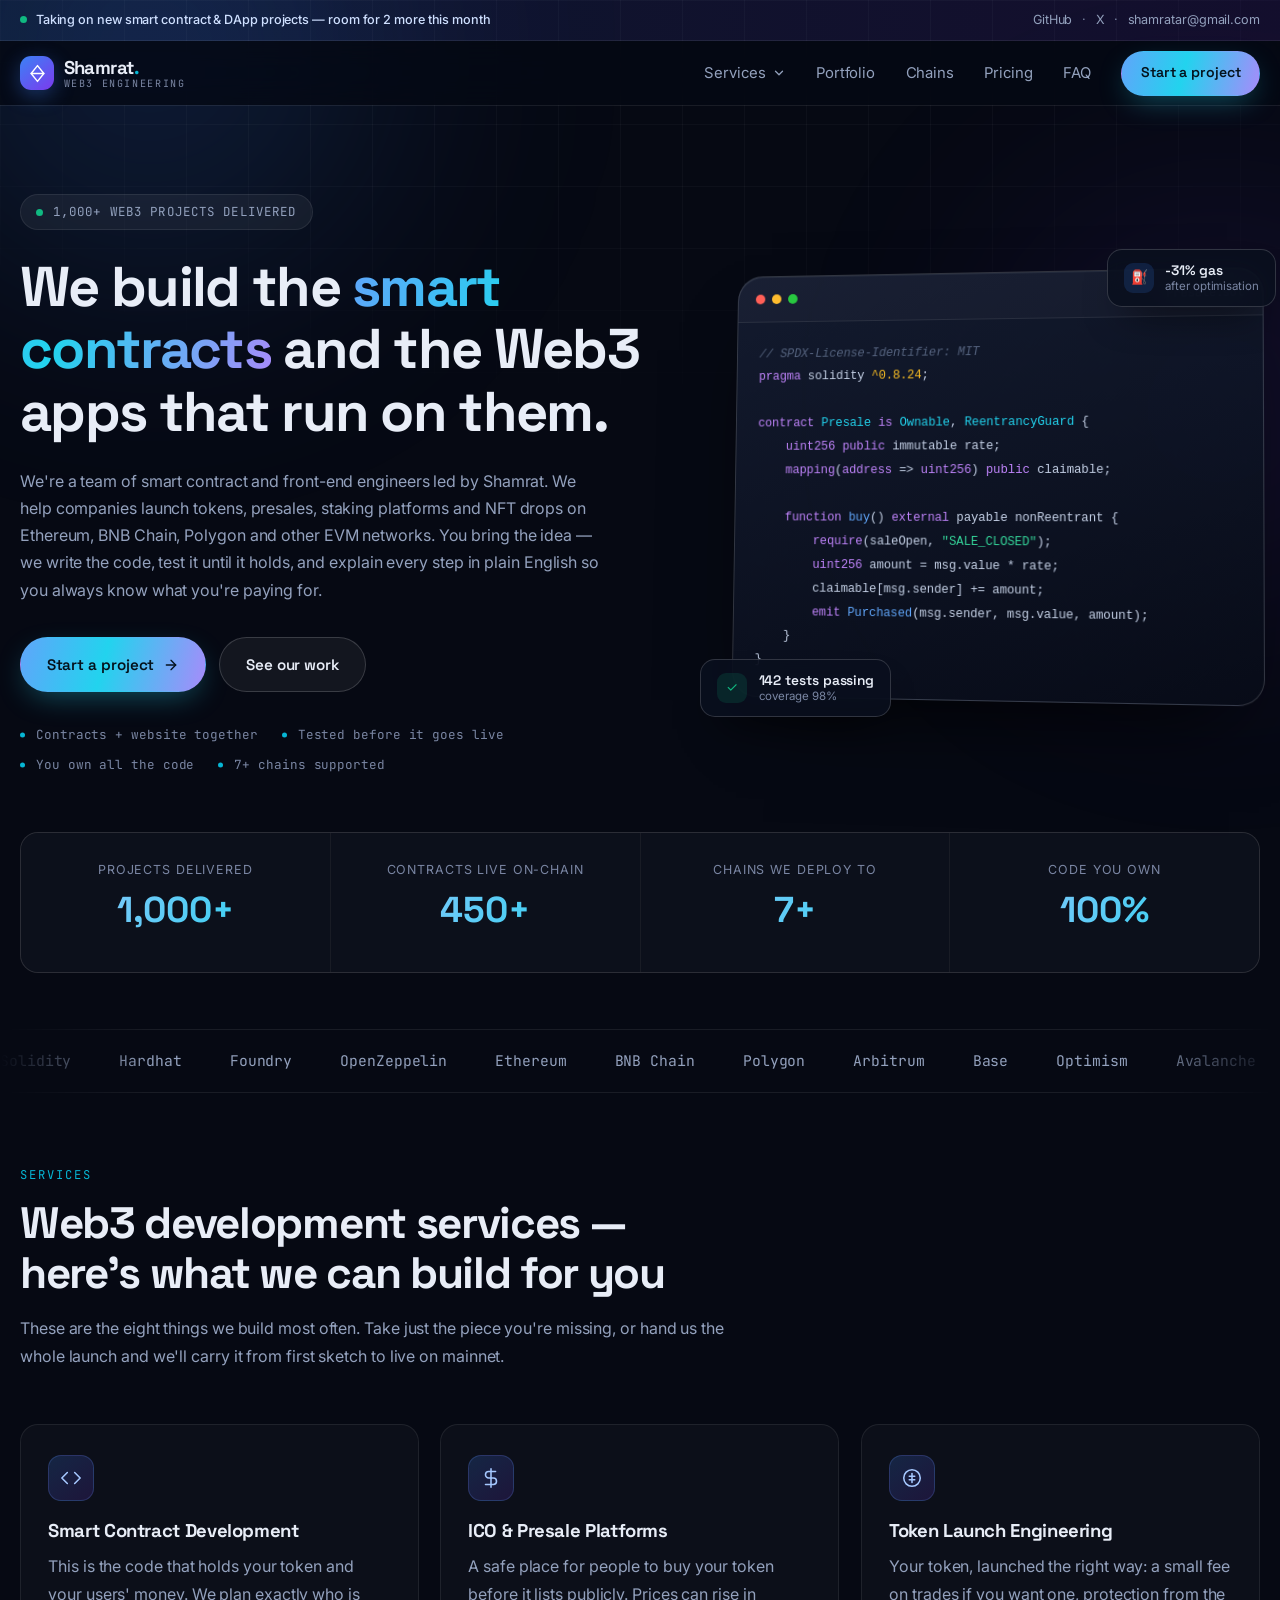
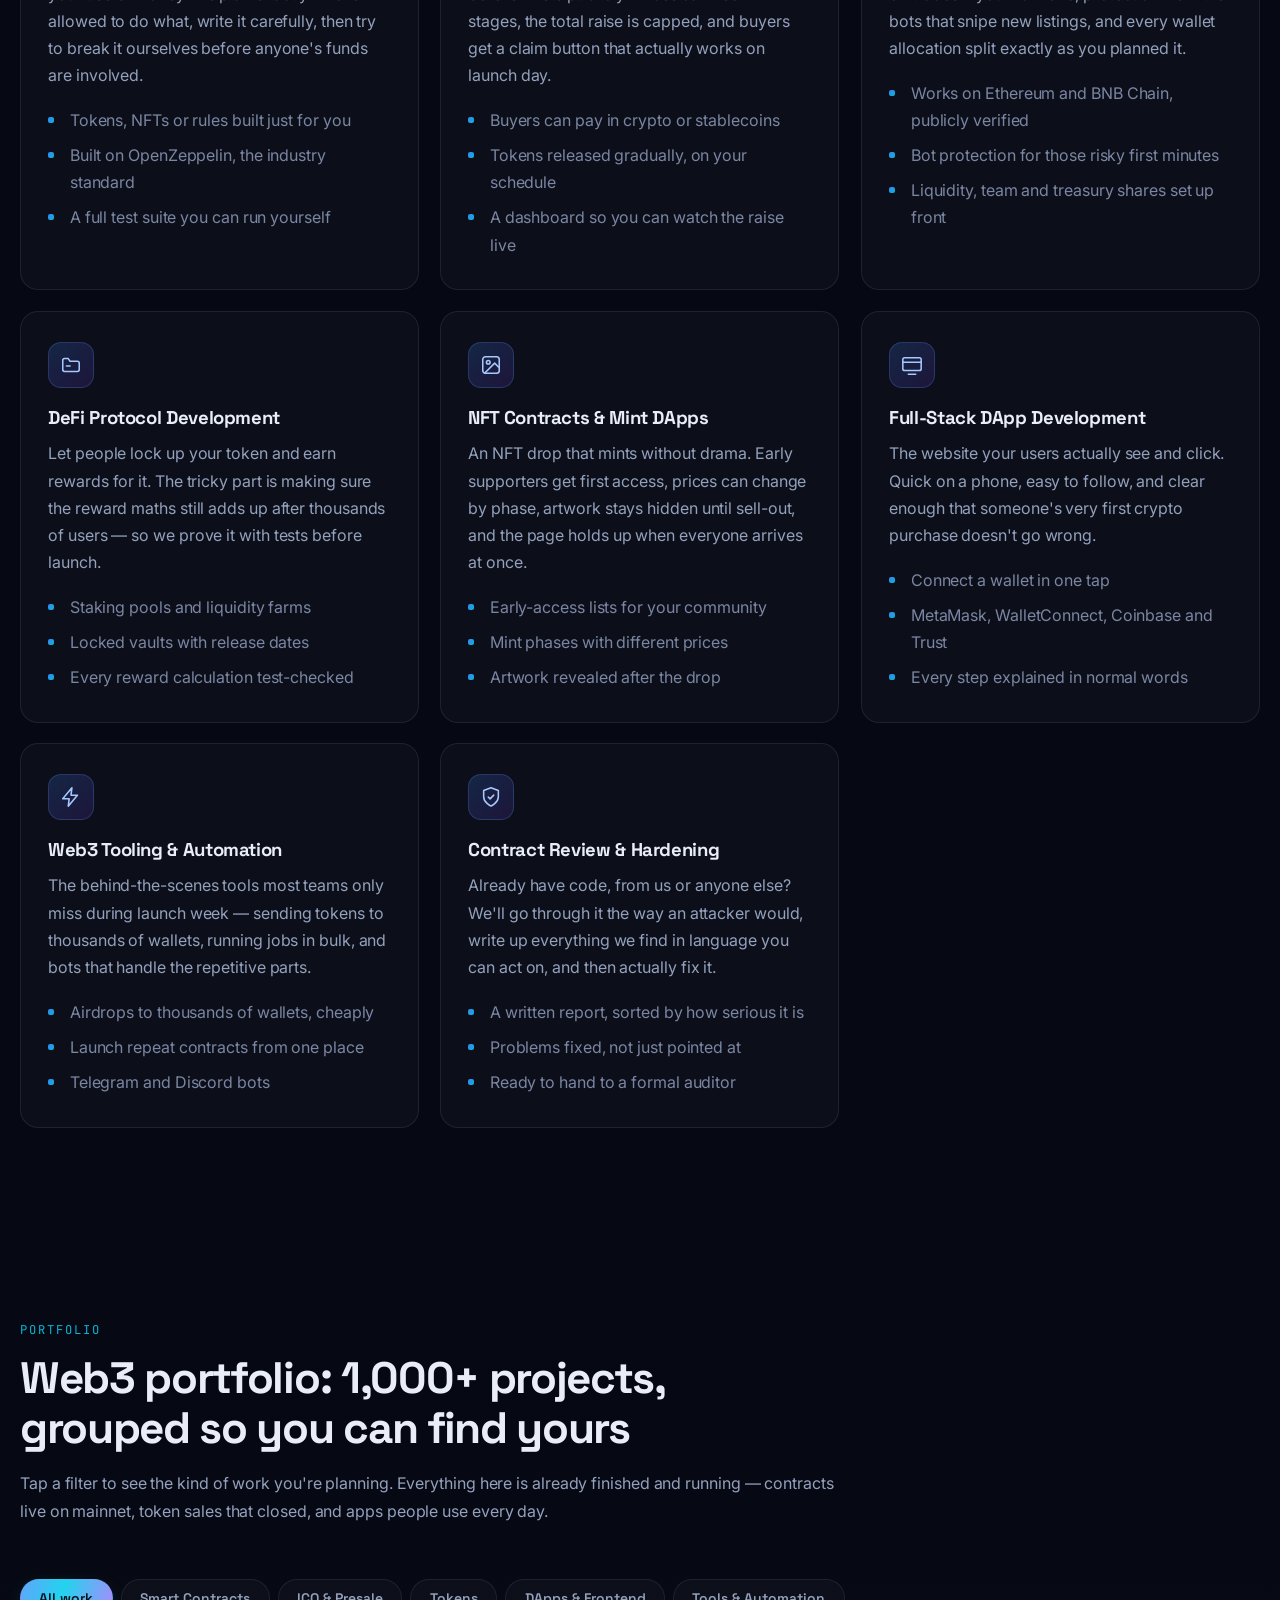
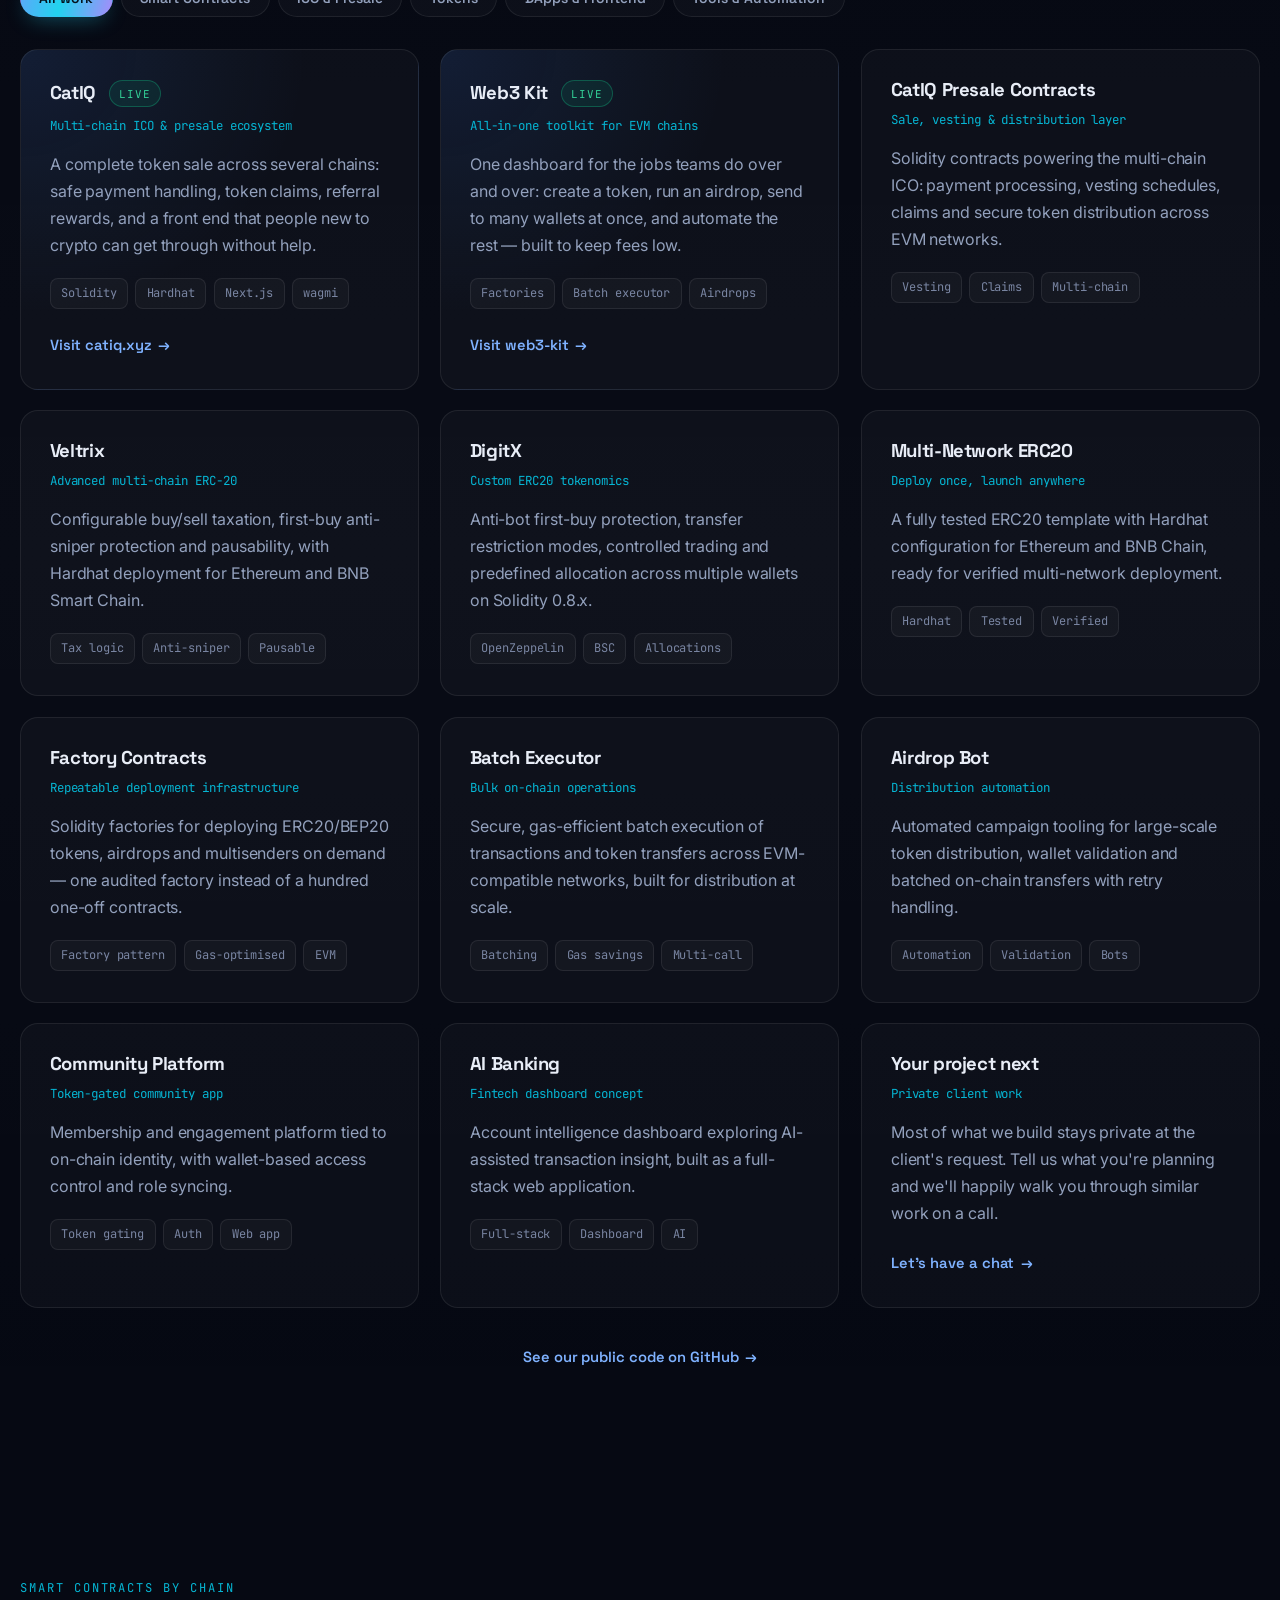
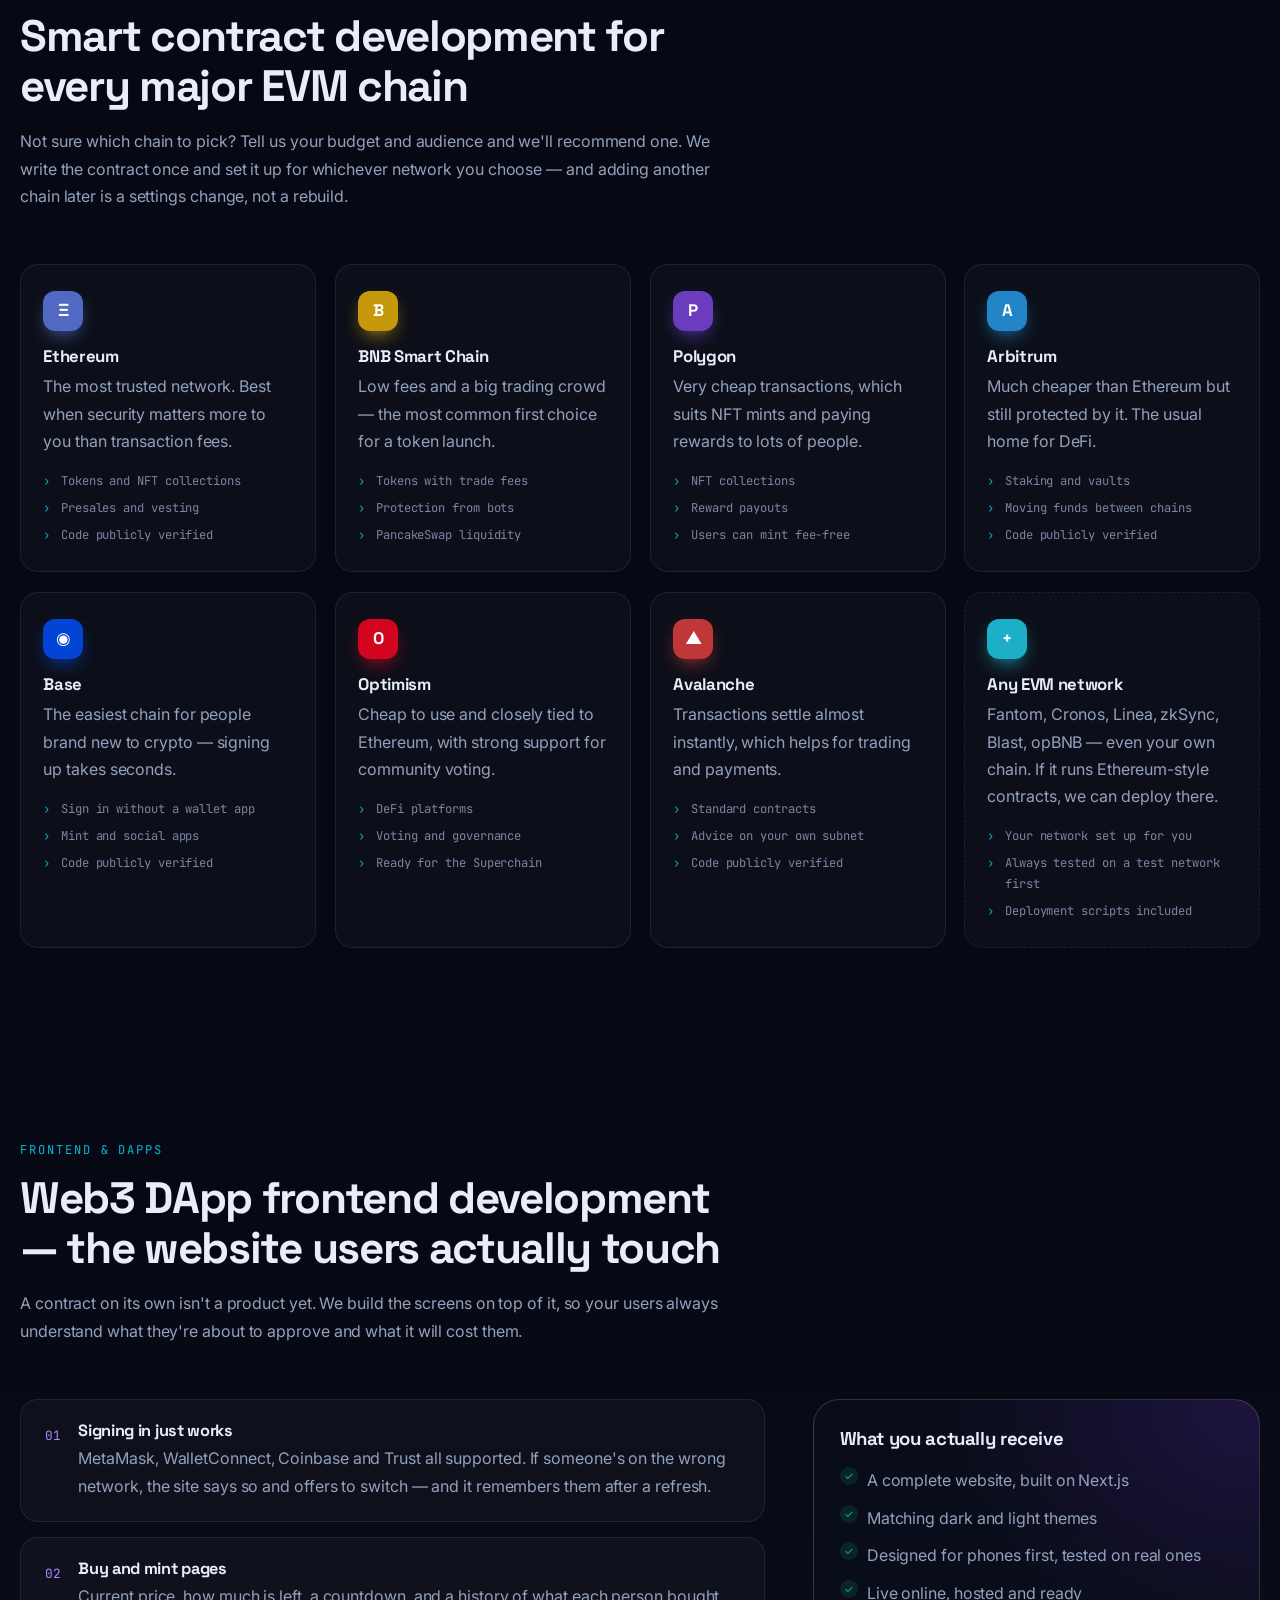
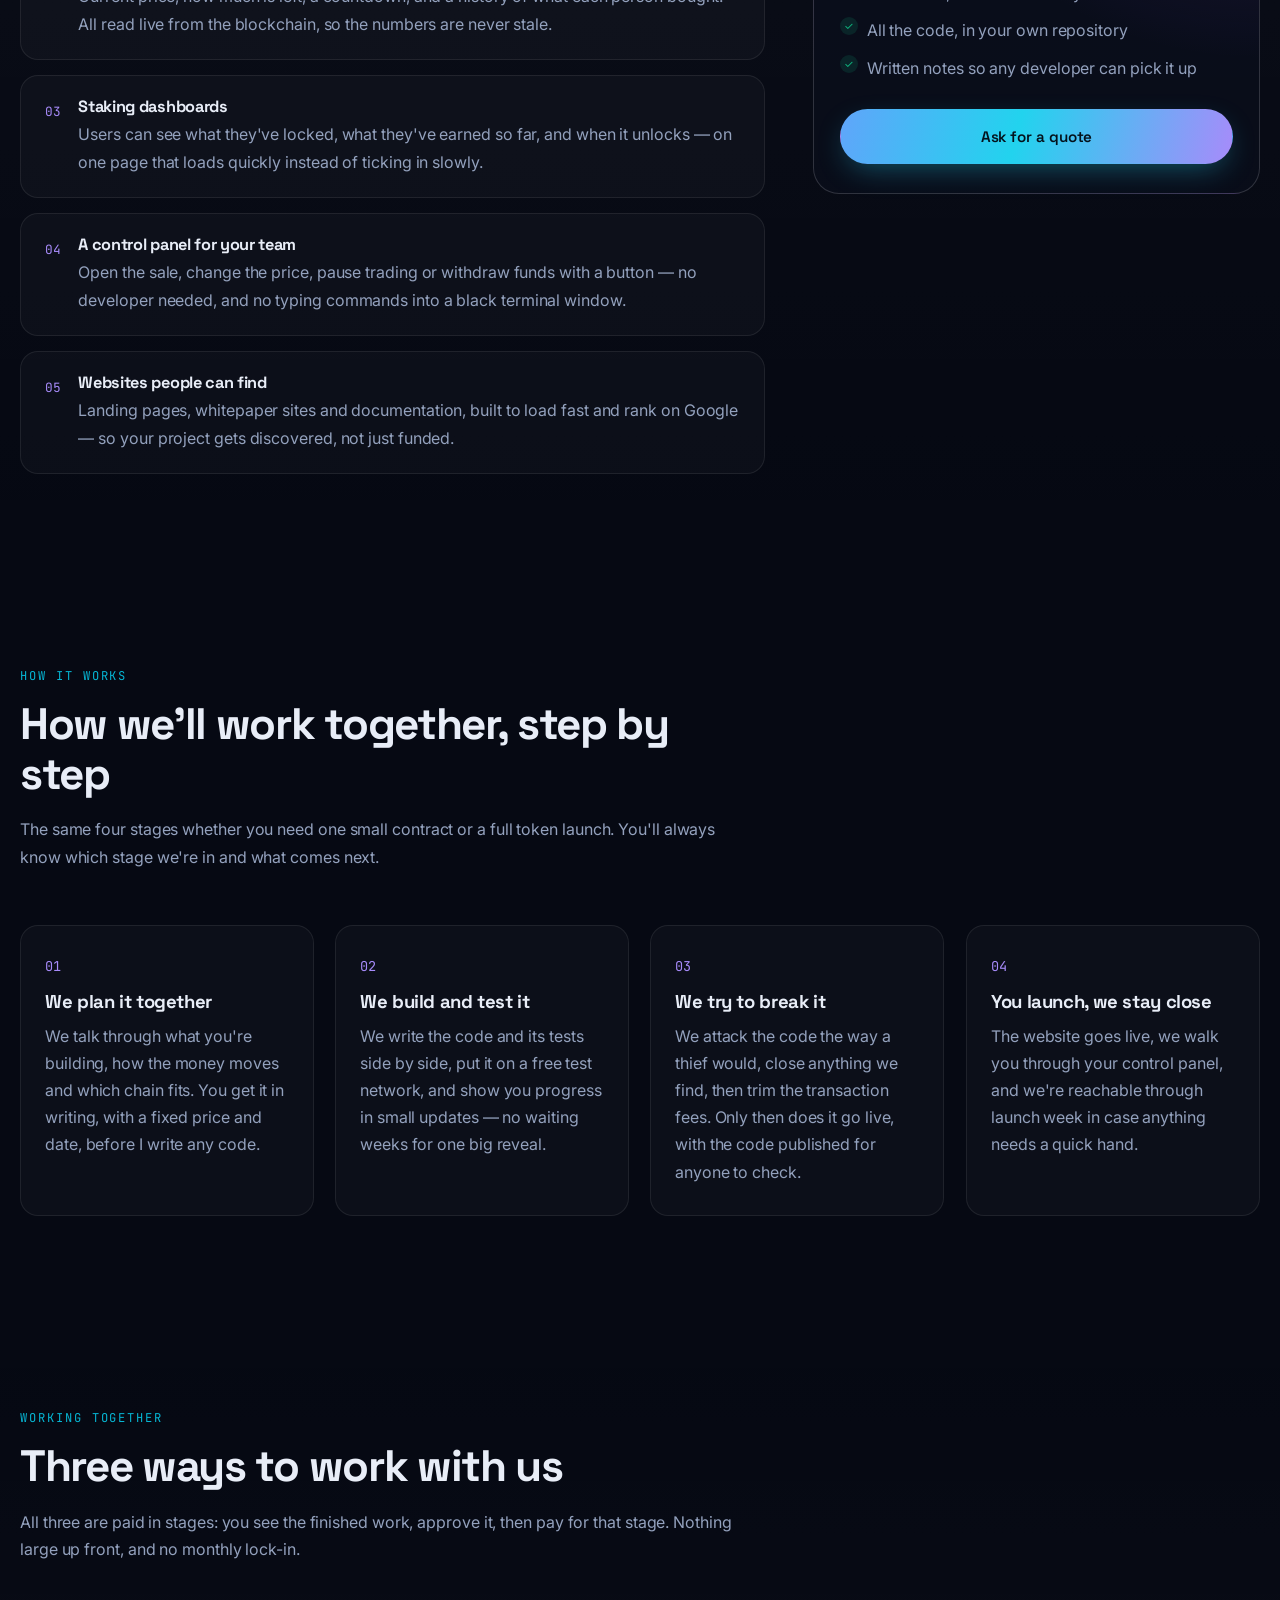
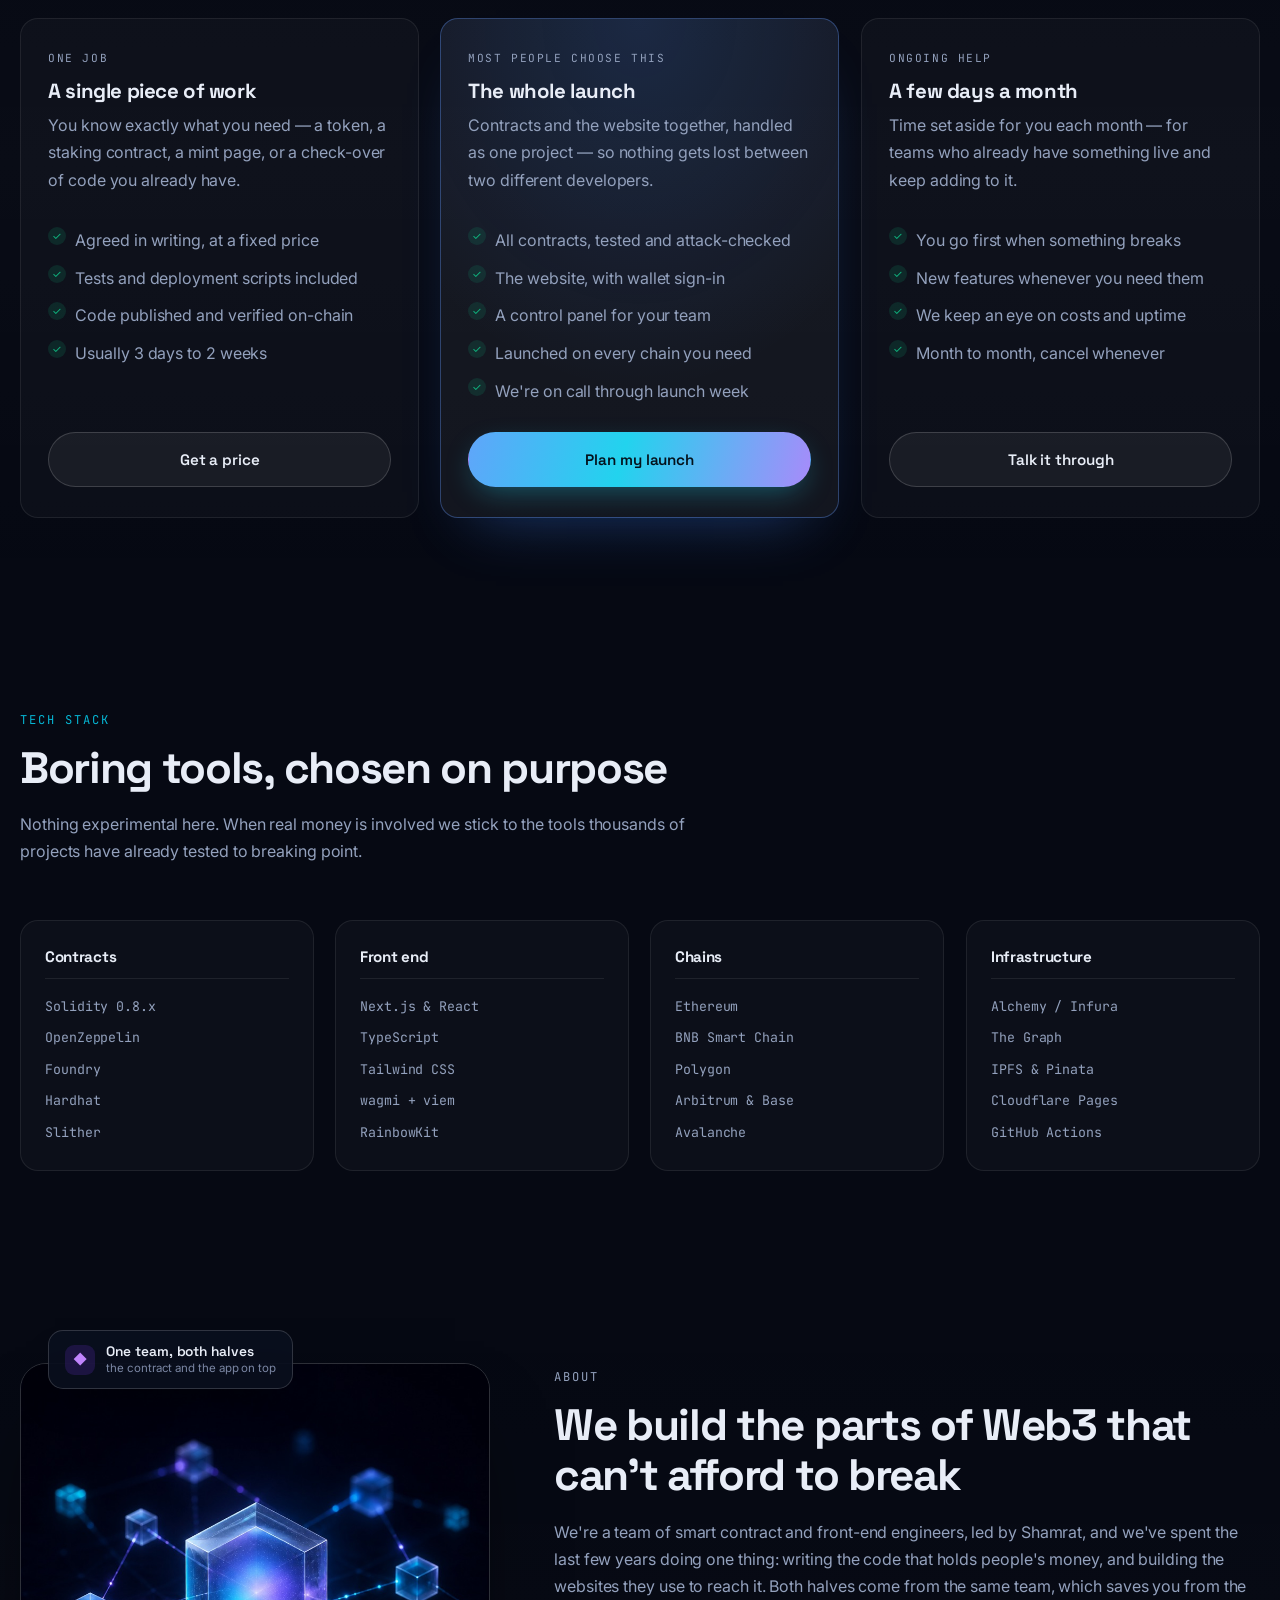
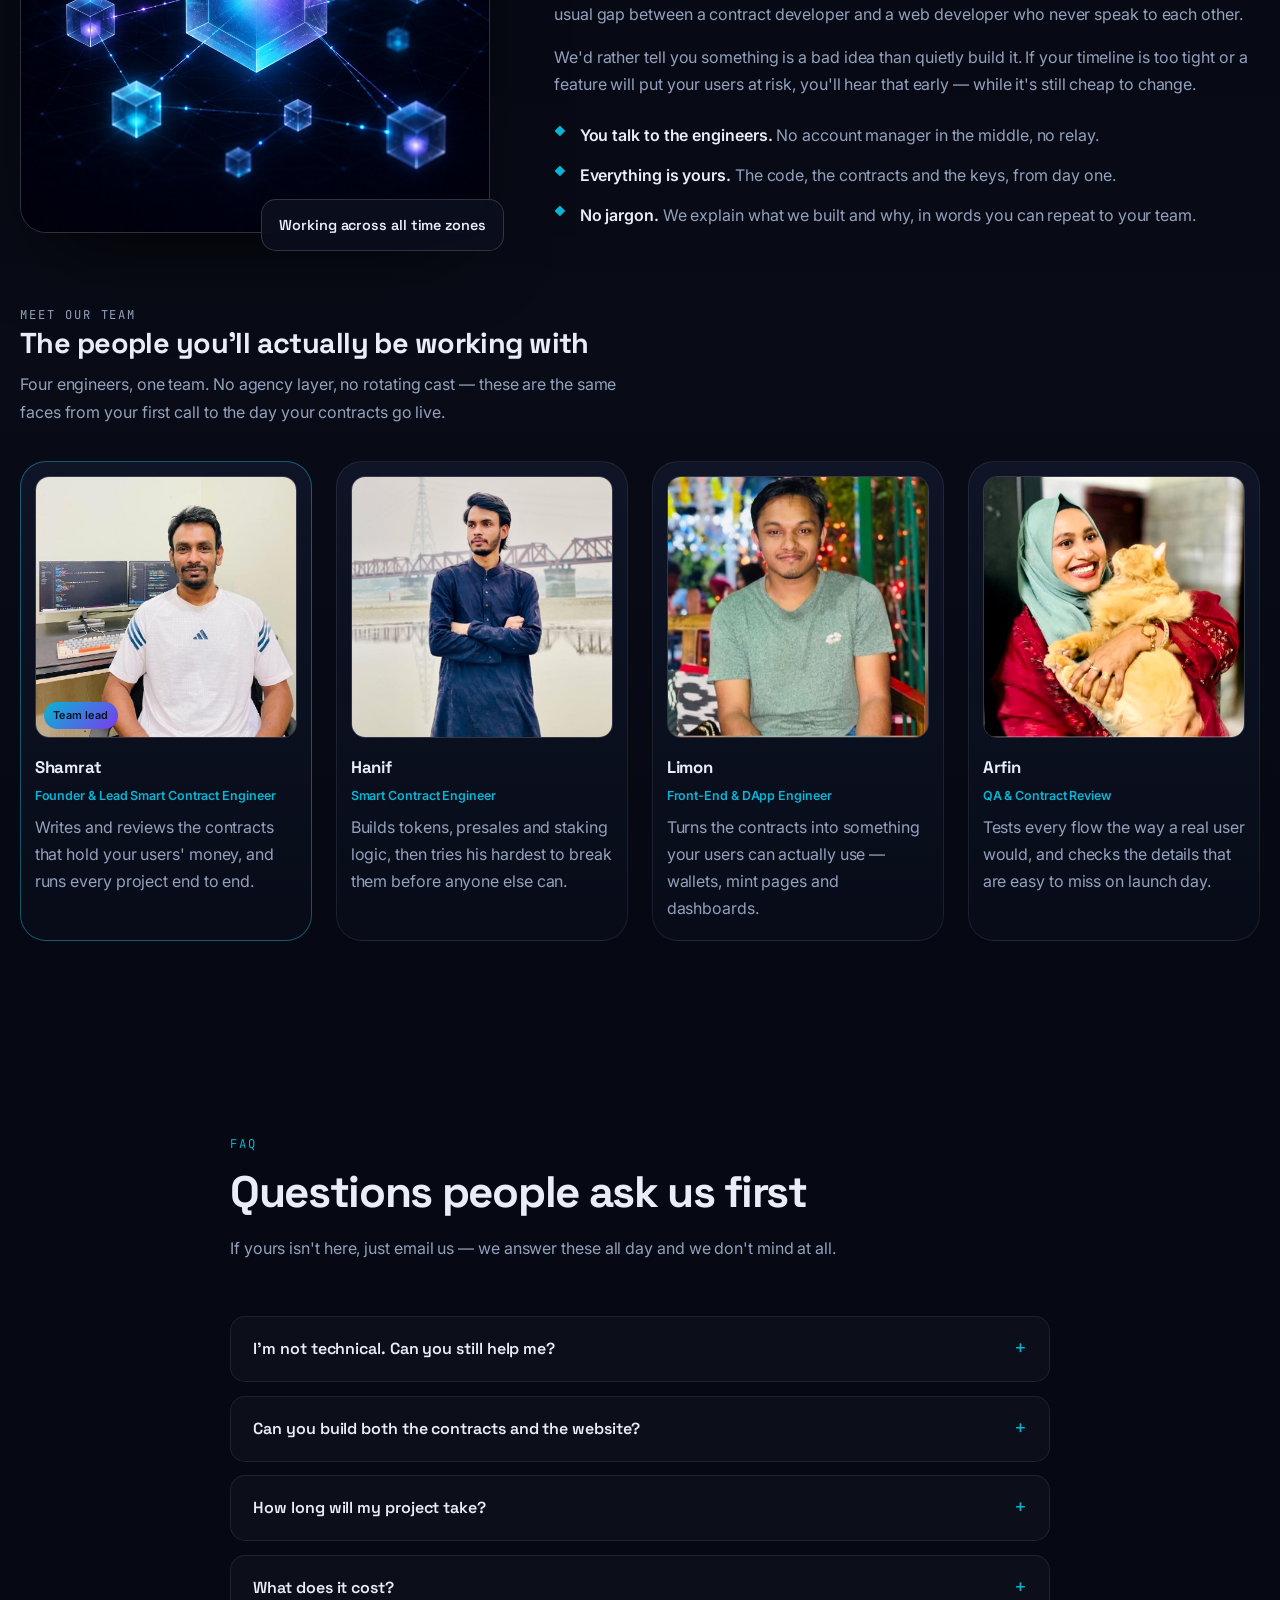
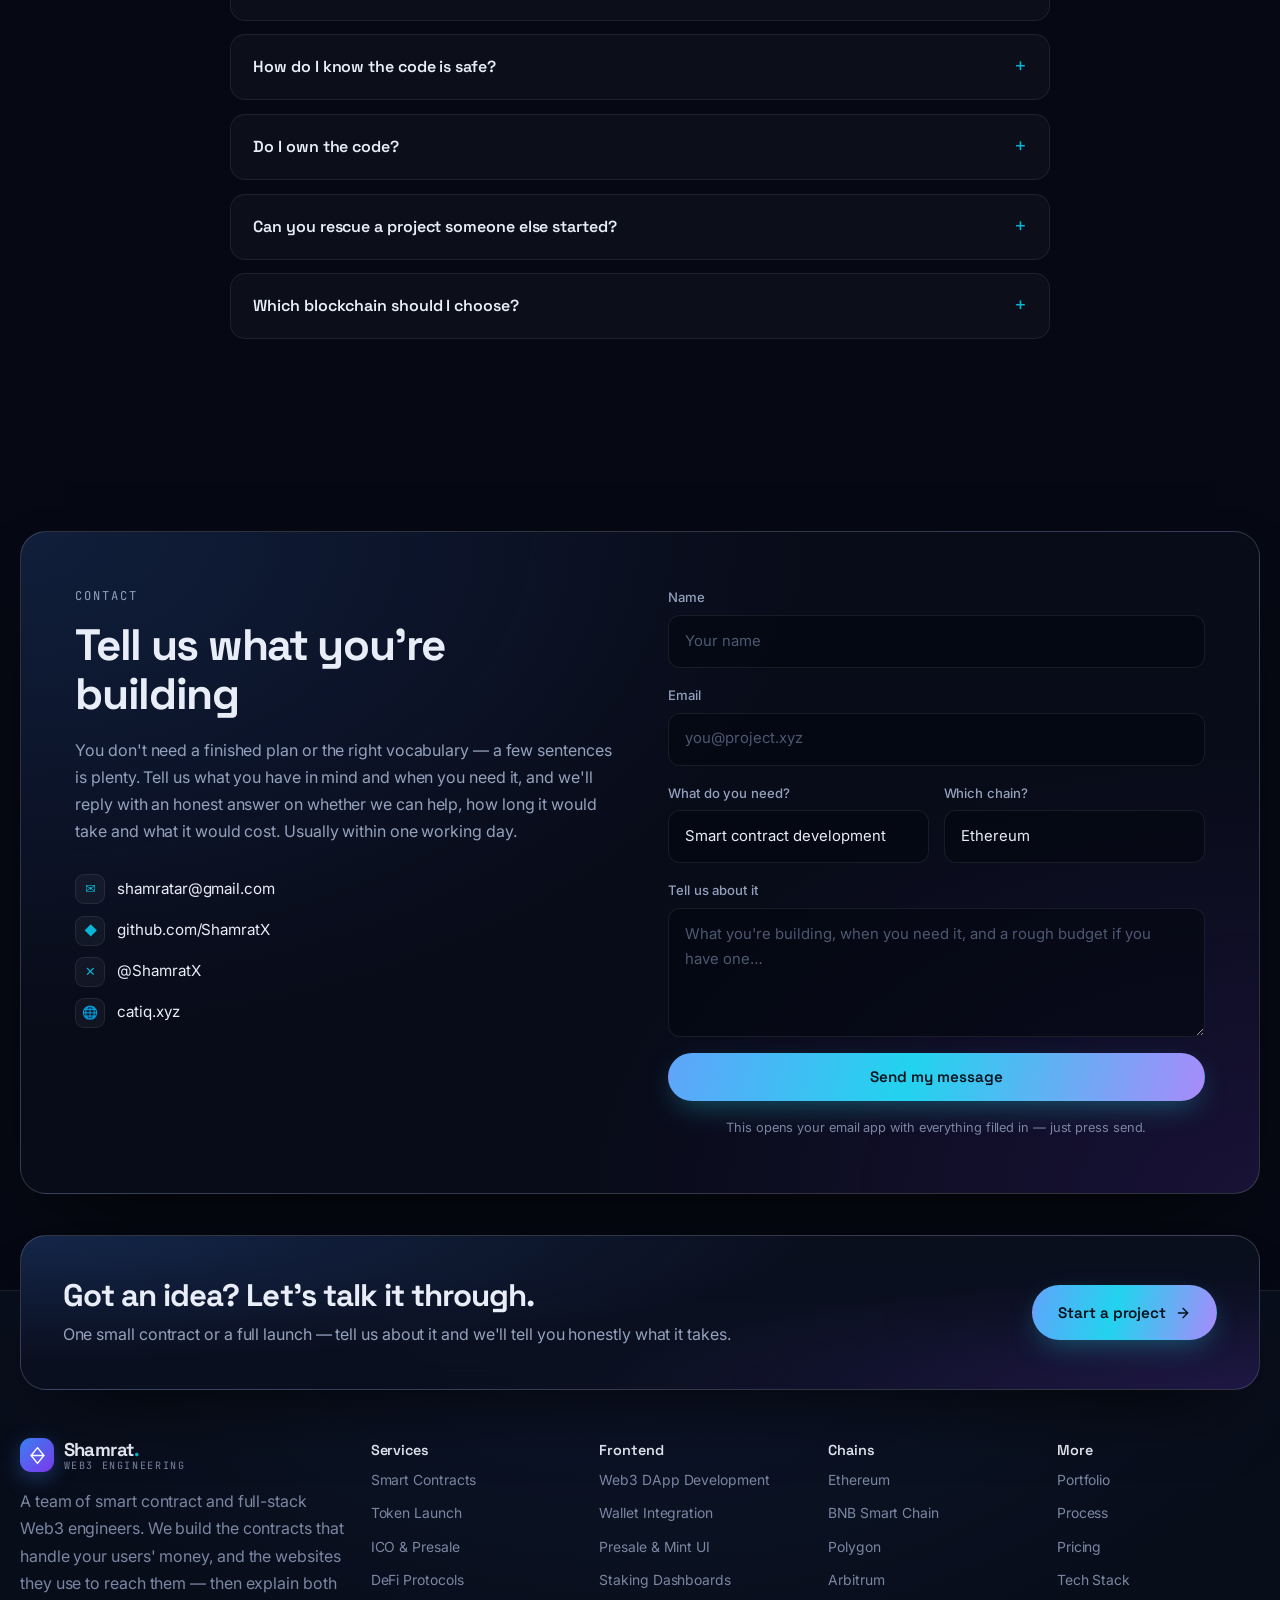
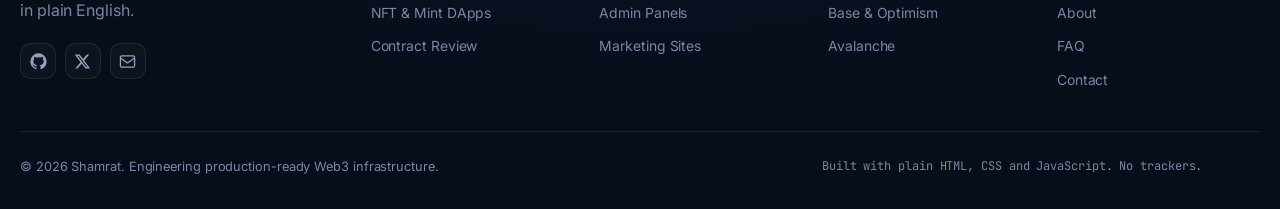
<file: index.html>
<!DOCTYPE html>
<html lang="en">
<head>
<meta charset="utf-8" />
<meta name="viewport" content="width=device-width, initial-scale=1" />
<title>Smart Contract &amp; Web3 DApp Development Services | Shamrat</title>
<meta name="description" content="We build smart contracts, token presales and full Web3 apps for Ethereum, BNB Chain, Polygon, Arbitrum and Base — tested before launch, and explained in plain English." />
<meta name="author" content="Shamrat" />
<meta name="keywords" content="smart contract developer, solidity developer, web3 developer, ICO presale development, ERC20 token development, DApp development, DeFi development, NFT smart contract, hardhat, foundry, EVM, blockchain developer" />
<meta name="robots" content="index, follow, max-image-preview:large" />
<meta name="theme-color" content="#060913" />
<link rel="canonical" href="https://shamratx.github.io/web3-services-website/" />

<meta property="og:type" content="website" />
<meta property="og:site_name" content="Shamrat — Web3 Engineering" />
<meta property="og:title" content="Smart Contract Developer &amp; Web3 Development Services" />
<meta property="og:description" content="1,000+ Web3 projects delivered. Smart contracts, ICO platforms, token launches, DeFi protocols and full-stack DApps across every major EVM chain." />
<meta property="og:url" content="https://shamratx.github.io/web3-services-website/" />
<meta property="og:image" content="https://shamratx.github.io/web3-services-website/og-image.png" />
<meta property="og:image:secure_url" content="https://shamratx.github.io/web3-services-website/og-image.png" />
<meta property="og:image:type" content="image/png" />
<meta property="og:image:width" content="1200" />
<meta property="og:image:height" content="630" />
<meta property="og:image:alt" content="Shamrat — smart contract engineer and full-stack Web3 developer" />
<meta property="og:locale" content="en_US" />

<meta name="twitter:card" content="summary_large_image" />
<meta name="twitter:site" content="@ShamratX" />
<meta name="twitter:creator" content="@ShamratX" />
<meta name="twitter:title" content="Smart Contract Developer &amp; Web3 Development Services" />
<meta name="twitter:description" content="1,000+ Web3 projects delivered. Smart contracts, ICO platforms, token launches, DeFi protocols and full-stack DApps across every major EVM chain." />
<meta name="twitter:image" content="https://shamratx.github.io/web3-services-website/og-image.png" />
<meta name="twitter:image:alt" content="Shamrat — smart contract engineer and full-stack Web3 developer" />

<link rel="icon" href="favicon.svg" type="image/svg+xml" />
<link rel="apple-touch-icon" href="apple-touch-icon.png" />
<link rel="manifest" href="manifest.webmanifest" />

<link rel="preconnect" href="https://fonts.googleapis.com" />
<link rel="preconnect" href="https://fonts.gstatic.com" crossorigin />
<link href="https://fonts.googleapis.com/css2?family=Space+Grotesk:wght@600;700&family=Inter:wght@400;500;600&family=JetBrains+Mono:wght@400&display=swap" rel="stylesheet" />
<link rel="stylesheet" href="styles.css" />
<script>
  document.documentElement.classList.add("js");
  /* A reload always starts at the top of the page, wherever the reader was.
     Two separate things would otherwise put them back mid-page, and both have
     to be handled here, before the browser acts on them.

     1. Restoring the previous scroll position.
     2. Jumping to the #section in the address bar, which is left there by the
        menu links, so refreshing on a category would land back on it.

     Dropping the hash on a reload only affects reloads: following a shared
     link such as /#contact is a fresh navigation and still lands on that
     section. */
  if ("scrollRestoration" in history) history.scrollRestoration = "manual";

  var isReload = false;
  try {
    var entry = performance.getEntriesByType("navigation")[0];
    if (entry) isReload = entry.type === "reload";
    else if (performance.navigation) isReload = performance.navigation.type === 1;
  } catch (e) {
    /* Navigation Timing unavailable; treat it as a normal navigation. */
  }
  if (isReload && location.hash) {
    history.replaceState(null, "", location.pathname + location.search);
  }
</script>

<script type="application/ld+json">
{
  "@context": "https://schema.org",
  "@graph": [
    {
      "@type": "Person",
      "@id": "https://shamratx.github.io/web3-services-website/#person",
      "name": "Shamrat",
      "alternateName": "ShamratX",
      "jobTitle": "Founder & Lead Smart Contract Engineer",
      "description": "Founder and lead smart contract engineer of a Web3 engineering team building secure, scalable and production-ready smart contracts and DApps.",
      "image": "https://shamratx.github.io/web3-services-website/shamrat.jpg",
      "email": "mailto:shamratar@gmail.com",
      "knowsAbout": ["Solidity", "Smart Contracts", "Ethereum", "BNB Smart Chain", "Polygon", "Arbitrum", "Base", "Hardhat", "Foundry", "Web3", "DeFi", "NFT", "Token Presale", "Wallet Integration"],
      "sameAs": [
        "https://github.com/ShamratX",
        "https://x.com/ShamratX",
        "https://www.catiq.xyz",
        "https://web3-kit.pages.dev"
      ]
    },
    {
      "@type": "ProfessionalService",
      "@id": "https://shamratx.github.io/web3-services-website/#service",
      "name": "Shamrat — Web3 Engineering Services",
      "description": "A team of smart contract and front-end engineers building tokens, presales, DeFi protocols, NFT collections and full-stack Web3 DApps across every major EVM chain.",
      "url": "https://shamratx.github.io/web3-services-website/",
      "image": "https://shamratx.github.io/web3-services-website/og-image.png",
      "priceRange": "$$",
      "areaServed": "Worldwide",
      "founder": { "@id": "https://shamratx.github.io/web3-services-website/#person" },
      "numberOfEmployees": { "@type": "QuantitativeValue", "value": 4 },
      "employee": [
        { "@id": "https://shamratx.github.io/web3-services-website/#person" },
        { "@type": "Person", "name": "Hanif", "jobTitle": "Smart Contract Engineer", "image": "https://shamratx.github.io/web3-services-website/team-hanif.jpg" },
        { "@type": "Person", "name": "Limon", "jobTitle": "Front-End & DApp Engineer", "image": "https://shamratx.github.io/web3-services-website/team-limon.jpg" },
        { "@type": "Person", "name": "Arfin", "jobTitle": "QA & Contract Review", "image": "https://shamratx.github.io/web3-services-website/team-arfin.jpg" }
      ],
      "serviceType": ["Smart Contract Development", "ICO and Presale Platform Development", "Token Development", "DeFi Protocol Development", "NFT Development", "Web3 DApp Frontend Development", "Smart Contract Testing"],
      "hasOfferCatalog": {
        "@type": "OfferCatalog",
        "name": "Web3 Development Services",
        "itemListElement": [
          { "@type": "Offer", "itemOffered": { "@type": "Service", "name": "Smart Contract Development", "description": "Solidity contracts architected, tested and deployed across EVM chains." } },
          { "@type": "Offer", "itemOffered": { "@type": "Service", "name": "ICO & Presale Platforms", "description": "Multi-chain token sale platforms with vesting, claims and referral rewards." } },
          { "@type": "Offer", "itemOffered": { "@type": "Service", "name": "Token Launch Engineering", "description": "ERC20/BEP20 tokens with tax logic, anti-bot protection and controlled trading." } },
          { "@type": "Offer", "itemOffered": { "@type": "Service", "name": "DeFi Protocol Development", "description": "Staking, farming, vaults, lockers and reward distribution contracts." } },
          { "@type": "Offer", "itemOffered": { "@type": "Service", "name": "NFT Contracts & Mint DApps", "description": "ERC721 and ERC1155 collections with allowlists, reveal logic and mint front ends." } },
          { "@type": "Offer", "itemOffered": { "@type": "Service", "name": "Web3 DApp Frontend Development", "description": "Next.js and React interfaces with wallet connection, contract reads and transaction flows." } },
          { "@type": "Offer", "itemOffered": { "@type": "Service", "name": "Web3 Tooling & Automation", "description": "Airdrop tools, multisenders, batch executors, factory deployers and bots." } },
          { "@type": "Offer", "itemOffered": { "@type": "Service", "name": "Contract Review & Hardening", "description": "Pre-audit review, invariant tests and gas optimisation." } }
        ]
      }
    },
    {
      "@type": "WebSite",
      "@id": "https://shamratx.github.io/web3-services-website/#website",
      "url": "https://shamratx.github.io/web3-services-website/",
      "name": "Shamrat — Web3 Engineering",
      "publisher": { "@id": "https://shamratx.github.io/web3-services-website/#person" },
      "inLanguage": "en"
    },
    {
      "@type": "FAQPage",
      "@id": "https://shamratx.github.io/web3-services-website/#faq",
      "mainEntity": [
        {
          "@type": "Question",
          "name": "I'm not technical. Can you still help me?",
          "acceptedAnswer": { "@type": "Answer", "text": "Yes, and a good share of our clients are in exactly that position. You don't need to know what a smart contract is — you just need to know what you want your project to do. We'll explain the options in plain language, recommend the sensible one, and handle everything technical from there." }
        },
        {
          "@type": "Question",
          "name": "Can you build both the contracts and the website?",
          "acceptedAnswer": { "@type": "Answer", "text": "Yes, and it's what most people ask for. You get the contracts and the website that connects to them — wallet sign-in, buy and claim buttons, and a control panel for your team. Because one team builds both halves, there's no gap where two agencies blame each other." }
        },
        {
          "@type": "Question",
          "name": "How long will my project take?",
          "acceptedAnswer": { "@type": "Answer", "text": "A straightforward token, tested and live, is usually 3 to 5 days. A complete presale platform with a dashboard, lock-up schedules and claims runs 2 to 4 weeks depending on how much it needs to do. We'll give you a firm date before we start, not a vague range." }
        },
        {
          "@type": "Question",
          "name": "What does it cost?",
          "acceptedAnswer": { "@type": "Answer", "text": "It depends on what you're building, so we quote per project rather than posting a price list that would mislead you. Send us a short description and you'll get a real number, not a \"contact us for pricing\" runaround. Payment is split into stages, so you're never far out of pocket." }
        },
        {
          "@type": "Question",
          "name": "How do I know the code is safe?",
          "acceptedAnswer": { "@type": "Answer", "text": "Every contract comes with a full set of automated tests, and we spend time deliberately attacking our own code — trying to drain it, break its limits or get around its permissions. The finished code is published on the blockchain explorer so anyone can read it, and we can work alongside an outside auditor if your launch needs that." }
        },
        {
          "@type": "Question",
          "name": "Do I own the code?",
          "acceptedAnswer": { "@type": "Answer", "text": "All of it. The code, the contracts and the keys are yours, delivered into your own repository with written notes. Nothing is locked to us, and any developer can pick it up after we're done." }
        },
        {
          "@type": "Question",
          "name": "Can you rescue a project someone else started?",
          "acceptedAnswer": { "@type": "Answer", "text": "Often, yes — it's a regular request. We'll read through what exists, tell you honestly what's usable and what isn't, then fix, finish or rebuild the parts that need it. You'll get that assessment before you commit to the work." }
        },
        {
          "@type": "Question",
          "name": "Which blockchain should I choose?",
          "acceptedAnswer": { "@type": "Answer", "text": "Tell us who your users are and what your budget is, and we'll recommend one. As a rough guide: BNB Chain for a cheap, fast token launch, Ethereum when trust matters most, Polygon or Base when you want low fees for lots of everyday users. Adding a second chain later is straightforward." }
        }
      ]
    }
  ]
}
</script>
</head>
<body>
<a class="skip-link" href="#main">Skip to content</a>

<div class="bg-grid" aria-hidden="true"></div>
<div class="bg-glow bg-glow--one" aria-hidden="true"></div>
<div class="bg-glow bg-glow--two" aria-hidden="true"></div>

<div class="topbar">
  <div class="container topbar-inner">
    <p class="topbar-msg">
      <span class="pulse" aria-hidden="true"></span>
      <span class="topbar-long">Taking on new smart contract &amp; DApp projects — room for 2 more this month</span>
      <span class="topbar-short">Taking 2 more projects this month</span>
    </p>
    <div class="topbar-links">
      <a href="https://github.com/ShamratX" target="_blank" rel="noopener">GitHub</a>
      <span aria-hidden="true">·</span>
      <a href="https://x.com/ShamratX" target="_blank" rel="noopener">X</a>
      <span aria-hidden="true">·</span>
      <a href="mailto:shamratar@gmail.com">shamratar@gmail.com</a>
    </div>
  </div>
</div>

<header class="site-header" id="siteHeader">
  <div class="container header-inner">
    <a class="brand" href="#top" aria-label="Shamrat home">
      <span class="brand-mark" aria-hidden="true">
        <svg viewBox="0 0 24 24" fill="none" stroke="currentColor" stroke-width="1.8" stroke-linecap="round" stroke-linejoin="round"><path d="M12 2 4 12l8 10 8-10z"/><path d="M4 12h16"/></svg>
      </span>
      <span class="brand-copy">
        <span class="brand-text">Shamrat<span class="brand-dot">.</span></span>
        <span class="brand-sub">Web3 Engineering</span>
      </span>
    </a>

    <nav class="nav" id="nav" aria-label="Main navigation">
      <div class="has-mega">
        <button class="nav-link nav-link--mega" id="megaToggle" aria-expanded="false" aria-controls="mega">
          Services
          <svg viewBox="0 0 24 24" fill="none" stroke="currentColor" stroke-width="2.2" stroke-linecap="round" stroke-linejoin="round" aria-hidden="true"><path d="m6 9 6 6 6-6"/></svg>
        </button>

        <div class="mega" id="mega">
          <div class="mega-grid">
            <div class="mega-col">
              <p class="mega-title">On-chain</p>
              <a href="#services"><strong>Smart Contract Development</strong><span>Written, tested and verified</span></a>
              <a href="#services"><strong>Token Launch</strong><span>Trade fees and bot protection</span></a>
              <a href="#services"><strong>ICO &amp; Presale Platforms</strong><span>Sell your token safely</span></a>
              <a href="#services"><strong>DeFi Protocols</strong><span>Staking, farming and locking</span></a>
            </div>
            <div class="mega-col">
              <p class="mega-title">Product</p>
              <a href="#dapps"><strong>Web3 DApp Frontend</strong><span>The website users see</span></a>
              <a href="#dapps"><strong>Wallet Integration</strong><span>Sign in with any wallet</span></a>
              <a href="#dapps"><strong>NFT Mint &amp; Marketplace</strong><span>Drops with early access</span></a>
              <a href="#dapps"><strong>Admin Dashboards</strong><span>Controls for your team</span></a>
            </div>
            <div class="mega-col">
              <p class="mega-title">Ops &amp; security</p>
              <a href="#services"><strong>Web3 Tooling</strong><span>Airdrops and bulk sends</span></a>
              <a href="#services"><strong>Contract Review</strong><span>Find problems before users do</span></a>
              <a href="#chains"><strong>Multi-Chain Deployment</strong><span>Launch on 7+ networks</span></a>
              <a href="#engagement"><strong>Retained Engineering</strong><span>Ongoing help each month</span></a>
            </div>
            <div class="mega-promo">
              <p class="mega-title">Featured</p>
              <a class="mega-promo-card" href="#portfolio">
                <strong>1,000+ projects delivered</strong>
                <span>Browse by what you're building — contracts, presales, apps and tools.</span>
                <em>See our work →</em>
              </a>
            </div>
          </div>
        </div>
      </div>

      <p class="nav-group-label">Explore</p>
      <a class="nav-link" href="#portfolio">Portfolio</a>
      <a class="nav-link" href="#chains">Chains</a>
      <a class="nav-link" href="#engagement">Pricing</a>
      <a class="nav-link nav-link--extra" href="#process">How it works</a>
      <a class="nav-link nav-link--extra" href="#about">About us</a>
      <a class="nav-link" href="#faq">FAQ</a>
      <a class="btn btn--sm btn--primary nav-cta" href="#contact">Start a project</a>

      <div class="nav-extra">
        <p class="nav-extra-label">Get in touch</p>
        <a class="nav-extra-link" href="mailto:shamratar@gmail.com">shamratar@gmail.com</a>
        <div class="nav-extra-social">
          <a href="https://github.com/ShamratX" target="_blank" rel="noopener" aria-label="GitHub">
            <svg viewBox="0 0 24 24" fill="currentColor" aria-hidden="true"><path d="M12 .5A11.5 11.5 0 0 0 .5 12a11.5 11.5 0 0 0 7.86 10.92c.58.1.79-.25.79-.55v-1.94c-3.2.7-3.88-1.54-3.88-1.54-.53-1.34-1.29-1.7-1.29-1.7-1.05-.72.08-.7.08-.7 1.16.08 1.77 1.19 1.77 1.19 1.03 1.77 2.7 1.26 3.36.96.1-.75.4-1.26.73-1.55-2.55-.29-5.24-1.28-5.24-5.69 0-1.26.45-2.29 1.19-3.1-.12-.29-.52-1.46.11-3.05 0 0 .96-.31 3.15 1.18a10.9 10.9 0 0 1 5.74 0c2.18-1.49 3.14-1.18 3.14-1.18.63 1.59.23 2.76.12 3.05.74.81 1.18 1.84 1.18 3.1 0 4.42-2.69 5.39-5.25 5.68.41.35.78 1.05.78 2.12v3.14c0 .3.2.66.8.55A11.5 11.5 0 0 0 23.5 12A11.5 11.5 0 0 0 12 .5z"/></svg>
          </a>
          <a href="https://x.com/ShamratX" target="_blank" rel="noopener" aria-label="X">
            <svg viewBox="0 0 24 24" fill="currentColor" aria-hidden="true"><path d="M18.24 2.25h3.31l-7.23 8.26 8.5 11.24h-6.64l-5.2-6.8-5.96 6.8H1.7l7.55-8.62L1.1 2.25h6.81l4.83 6.39 5.5-6.39zm-1.16 17.52h1.83L6.98 4.13H5.02l12.06 15.64z"/></svg>
          </a>
          <a href="https://www.catiq.xyz" target="_blank" rel="noopener" aria-label="CatIQ website">
            <svg viewBox="0 0 24 24" fill="none" stroke="currentColor" stroke-width="1.8" aria-hidden="true"><circle cx="12" cy="12" r="9"/><path d="M3 12h18"/><path d="M12 3a15 15 0 0 1 0 18a15 15 0 0 1 0-18z"/></svg>
          </a>
        </div>
      </div>
    </nav>

    <button class="nav-toggle" id="navToggle" aria-label="Open navigation" aria-expanded="false" aria-controls="nav">
      <span></span><span></span><span></span>
    </button>
  </div>
</header>

<div class="nav-backdrop" id="navBackdrop" hidden></div>

<main id="main">
  <section class="hero" id="top">
    <div class="container hero-inner">
      <div class="hero-copy reveal">
        <p class="eyebrow"><span class="pulse" aria-hidden="true"></span> 1,000+ Web3 projects delivered</p>
        <h1>We build the <span class="grad">smart contracts</span> and the Web3 apps that run on them.</h1>
        <p class="lead">
          We're a team of smart contract and front-end engineers led by Shamrat. We help companies
          launch tokens, presales, staking platforms and NFT drops on Ethereum, BNB Chain, Polygon and
          other EVM networks. You bring the idea — we write the code, test it until it holds, and
          explain every step in plain English so you always know what you're paying for.
        </p>
        <div class="hero-actions">
          <a class="btn btn--primary" href="#contact">
            Start a project
            <svg viewBox="0 0 24 24" fill="none" stroke="currentColor" stroke-width="2" stroke-linecap="round" stroke-linejoin="round" aria-hidden="true"><path d="M5 12h14"/><path d="m12 5 7 7-7 7"/></svg>
          </a>
          <a class="btn btn--ghost" href="#portfolio">See our work</a>
        </div>
        <ul class="hero-trust">
          <li>Contracts + website together</li>
          <li>Tested before it goes live</li>
          <li>You own all the code</li>
          <li>7+ chains supported</li>
        </ul>
      </div>

      <div class="hero-visual reveal" aria-hidden="true">
        <div class="code-card">
          <div class="code-card-bar">
            <span class="dot dot--red"></span><span class="dot dot--amber"></span><span class="dot dot--green"></span>
            <span class="code-file">Presale.sol</span>
          </div>
<pre class="code-body"><code><span class="c-com">// SPDX-License-Identifier: MIT</span>
<span class="c-key">pragma</span> solidity <span class="c-num">^0.8.24</span>;

<span class="c-key">contract</span> <span class="c-type">Presale</span> <span class="c-key">is</span> <span class="c-type">Ownable</span>, <span class="c-type">ReentrancyGuard</span> {
    <span class="c-key">uint256</span> <span class="c-key">public</span> immutable rate;
    <span class="c-key">mapping</span>(<span class="c-key">address</span> =&gt; <span class="c-key">uint256</span>) <span class="c-key">public</span> claimable;

    <span class="c-key">function</span> <span class="c-fn">buy</span>() <span class="c-key">external</span> payable nonReentrant {
        <span class="c-key">require</span>(saleOpen, <span class="c-str">"SALE_CLOSED"</span>);
        <span class="c-key">uint256</span> amount = msg.value * rate;
        claimable[msg.sender] += amount;
        <span class="c-key">emit</span> <span class="c-fn">Purchased</span>(msg.sender, msg.value, amount);
    }
}</code></pre>
        </div>

        <div class="float-card float-card--audit">
          <span class="float-icon">✓</span>
          <div><strong>142 tests passing</strong><span>coverage 98%</span></div>
        </div>
        <div class="float-card float-card--gas">
          <span class="float-icon">⛽</span>
          <div><strong>-31% gas</strong><span>after optimisation</span></div>
        </div>
      </div>
    </div>

    <div class="container">
      <dl class="stats reveal">
        <div class="stat"><dt>Projects delivered</dt><dd data-count="1000">1,000+</dd></div>
        <div class="stat"><dt>Contracts live on-chain</dt><dd data-count="450">450+</dd></div>
        <div class="stat"><dt>Chains we deploy to</dt><dd data-count="7">7+</dd></div>
        <div class="stat"><dt>Code you own</dt><dd data-count="100">100%</dd></div>
      </dl>
    </div>

    <div class="marquee reveal" aria-label="Technologies used">
      <div class="marquee-track">
        <span>Solidity</span><span>Hardhat</span><span>Foundry</span><span>OpenZeppelin</span><span>Ethereum</span>
        <span>BNB Chain</span><span>Polygon</span><span>Arbitrum</span><span>Base</span><span>Optimism</span>
        <span>Avalanche</span><span>Next.js</span><span>wagmi</span><span>viem</span><span>ethers.js</span>
        <span>WalletConnect</span><span>The Graph</span><span>IPFS</span>
        <span aria-hidden="true">Solidity</span><span aria-hidden="true">Hardhat</span><span aria-hidden="true">Foundry</span><span aria-hidden="true">OpenZeppelin</span><span aria-hidden="true">Ethereum</span>
        <span aria-hidden="true">BNB Chain</span><span aria-hidden="true">Polygon</span><span aria-hidden="true">Arbitrum</span><span aria-hidden="true">Base</span><span aria-hidden="true">Optimism</span>
        <span aria-hidden="true">Avalanche</span><span aria-hidden="true">Next.js</span><span aria-hidden="true">wagmi</span><span aria-hidden="true">viem</span><span aria-hidden="true">ethers.js</span>
        <span aria-hidden="true">WalletConnect</span><span aria-hidden="true">The Graph</span><span aria-hidden="true">IPFS</span>
      </div>
    </div>
  </section>

  <section class="section" id="services" aria-labelledby="services-title">
    <div class="container">
      <header class="section-head reveal">
        <p class="kicker">Services</p>
        <h2 id="services-title">Web3 development services — here's what we can build for you</h2>
        <p class="section-sub">
          These are the eight things we build most often. Take just the piece you're missing, or hand us
          the whole launch and we'll carry it from first sketch to live on mainnet.
        </p>
        <p class="rail-hint" aria-hidden="true">Swipe for all eight <span>→</span></p>
      </header>

      <div class="grid grid--4 rail">
        <article class="card reveal">
          <span class="card-icon" aria-hidden="true">
            <svg viewBox="0 0 24 24" fill="none" stroke="currentColor" stroke-width="1.7" stroke-linecap="round" stroke-linejoin="round"><path d="m16 18 6-6-6-6"/><path d="m8 6-6 6 6 6"/></svg>
          </span>
          <h3>Smart Contract Development</h3>
          <p>This is the code that holds your token and your users' money. We plan exactly who is allowed to do what, write it carefully, then try to break it ourselves before anyone's funds are involved.</p>
          <ul class="card-list">
            <li>Tokens, NFTs or rules built just for you</li>
            <li>Built on OpenZeppelin, the industry standard</li>
            <li>A full test suite you can run yourself</li>
          </ul>
        </article>

        <article class="card reveal">
          <span class="card-icon" aria-hidden="true">
            <svg viewBox="0 0 24 24" fill="none" stroke="currentColor" stroke-width="1.7" stroke-linecap="round" stroke-linejoin="round"><path d="M12 2v20"/><path d="M17 5H9.5a3.5 3.5 0 0 0 0 7h5a3.5 3.5 0 0 1 0 7H6"/></svg>
          </span>
          <h3>ICO &amp; Presale Platforms</h3>
          <p>A safe place for people to buy your token before it lists publicly. Prices can rise in stages, the total raise is capped, and buyers get a claim button that actually works on launch day.</p>
          <ul class="card-list">
            <li>Buyers can pay in crypto or stablecoins</li>
            <li>Tokens released gradually, on your schedule</li>
            <li>A dashboard so you can watch the raise live</li>
          </ul>
        </article>

        <article class="card reveal">
          <span class="card-icon" aria-hidden="true">
            <svg viewBox="0 0 24 24" fill="none" stroke="currentColor" stroke-width="1.7" stroke-linecap="round" stroke-linejoin="round"><circle cx="12" cy="12" r="9"/><path d="M12 7v10"/><path d="M9 10h6"/><path d="M9 14h6"/></svg>
          </span>
          <h3>Token Launch Engineering</h3>
          <p>Your token, launched the right way: a small fee on trades if you want one, protection from the bots that snipe new listings, and every wallet allocation split exactly as you planned it.</p>
          <ul class="card-list">
            <li>Works on Ethereum and BNB Chain, publicly verified</li>
            <li>Bot protection for those risky first minutes</li>
            <li>Liquidity, team and treasury shares set up front</li>
          </ul>
        </article>

        <article class="card reveal">
          <span class="card-icon" aria-hidden="true">
            <svg viewBox="0 0 24 24" fill="none" stroke="currentColor" stroke-width="1.7" stroke-linecap="round" stroke-linejoin="round"><path d="M3 17V7a2 2 0 0 1 2-2h4l2 3h8a2 2 0 0 1 2 2v7a2 2 0 0 1-2 2H5a2 2 0 0 1-2-2z"/><path d="M7 13h4"/></svg>
          </span>
          <h3>DeFi Protocol Development</h3>
          <p>Let people lock up your token and earn rewards for it. The tricky part is making sure the reward maths still adds up after thousands of users — so we prove it with tests before launch.</p>
          <ul class="card-list">
            <li>Staking pools and liquidity farms</li>
            <li>Locked vaults with release dates</li>
            <li>Every reward calculation test-checked</li>
          </ul>
        </article>

        <article class="card reveal">
          <span class="card-icon" aria-hidden="true">
            <svg viewBox="0 0 24 24" fill="none" stroke="currentColor" stroke-width="1.7" stroke-linecap="round" stroke-linejoin="round"><rect x="3" y="3" width="18" height="18" rx="3"/><circle cx="9" cy="9" r="2"/><path d="m21 15-5-5L5 21"/></svg>
          </span>
          <h3>NFT Contracts &amp; Mint DApps</h3>
          <p>An NFT drop that mints without drama. Early supporters get first access, prices can change by phase, artwork stays hidden until sell-out, and the page holds up when everyone arrives at once.</p>
          <ul class="card-list">
            <li>Early-access lists for your community</li>
            <li>Mint phases with different prices</li>
            <li>Artwork revealed after the drop</li>
          </ul>
        </article>

        <article class="card reveal">
          <span class="card-icon" aria-hidden="true">
            <svg viewBox="0 0 24 24" fill="none" stroke="currentColor" stroke-width="1.7" stroke-linecap="round" stroke-linejoin="round"><rect x="2" y="4" width="20" height="14" rx="2"/><path d="M2 9h20"/><path d="M8 22h8"/></svg>
          </span>
          <h3>Full-Stack DApp Development</h3>
          <p>The website your users actually see and click. Quick on a phone, easy to follow, and clear enough that someone's very first crypto purchase doesn't go wrong.</p>
          <ul class="card-list">
            <li>Connect a wallet in one tap</li>
            <li>MetaMask, WalletConnect, Coinbase and Trust</li>
            <li>Every step explained in normal words</li>
          </ul>
        </article>

        <article class="card reveal">
          <span class="card-icon" aria-hidden="true">
            <svg viewBox="0 0 24 24" fill="none" stroke="currentColor" stroke-width="1.7" stroke-linecap="round" stroke-linejoin="round"><path d="M13 2 3 14h7l-1 8 10-12h-7z"/></svg>
          </span>
          <h3>Web3 Tooling &amp; Automation</h3>
          <p>The behind-the-scenes tools most teams only miss during launch week — sending tokens to thousands of wallets, running jobs in bulk, and bots that handle the repetitive parts.</p>
          <ul class="card-list">
            <li>Airdrops to thousands of wallets, cheaply</li>
            <li>Launch repeat contracts from one place</li>
            <li>Telegram and Discord bots</li>
          </ul>
        </article>

        <article class="card reveal">
          <span class="card-icon" aria-hidden="true">
            <svg viewBox="0 0 24 24" fill="none" stroke="currentColor" stroke-width="1.7" stroke-linecap="round" stroke-linejoin="round"><path d="M12 22s8-4 8-10V5l-8-3-8 3v7c0 6 8 10 8 10z"/><path d="m9 12 2 2 4-4"/></svg>
          </span>
          <h3>Contract Review &amp; Hardening</h3>
          <p>Already have code, from us or anyone else? We'll go through it the way an attacker would, write up everything we find in language you can act on, and then actually fix it.</p>
          <ul class="card-list">
            <li>A written report, sorted by how serious it is</li>
            <li>Problems fixed, not just pointed at</li>
            <li>Ready to hand to a formal auditor</li>
          </ul>
        </article>
      </div>
    </div>
  </section>

  <section class="section section--alt" id="portfolio" aria-labelledby="portfolio-title">
    <div class="container">
      <header class="section-head section-head--wide reveal">
        <p class="kicker">Portfolio</p>
        <h2 id="portfolio-title">Web3 portfolio: 1,000+ projects, grouped so you can find yours</h2>
        <p class="section-sub">
          Tap a filter to see the kind of work you're planning. Everything here is already finished and
          running — contracts live on mainnet, token sales that closed, and apps people use every day.
        </p>
      </header>

      <div class="filters reveal" role="group" aria-label="Filter portfolio by type of work">
        <button class="filter is-active" type="button" data-filter="all" aria-pressed="true">All work</button>
        <button class="filter" type="button" data-filter="contracts" aria-pressed="false">Smart Contracts</button>
        <button class="filter" type="button" data-filter="presale" aria-pressed="false">ICO &amp; Presale</button>
        <button class="filter" type="button" data-filter="tokens" aria-pressed="false">Tokens</button>
        <button class="filter" type="button" data-filter="dapps" aria-pressed="false">DApps &amp; Frontend</button>
        <button class="filter" type="button" data-filter="tools" aria-pressed="false">Tools &amp; Automation</button>
      </div>

      <p class="rail-hint" aria-hidden="true">Swipe through the work <span>→</span></p>

      <div class="grid grid--3 rail" id="portfolioGrid">
        <article class="project reveal project--feature" data-cat="presale contracts dapps">
          <div class="project-top">
            <h3>CatIQ</h3>
            <span class="tag tag--live">Live</span>
          </div>
          <p class="project-role">Multi-chain ICO &amp; presale ecosystem</p>
          <p>A complete token sale across several chains: safe payment handling, token claims, referral rewards, and a front end that people new to crypto can get through without help.</p>
          <ul class="chips"><li>Solidity</li><li>Hardhat</li><li>Next.js</li><li>wagmi</li></ul>
          <div class="project-links">
            <a class="link-arrow" href="https://www.catiq.xyz" target="_blank" rel="noopener">Visit catiq.xyz</a>
          </div>
        </article>

        <article class="project reveal project--feature" data-cat="tools dapps contracts">
          <div class="project-top">
            <h3>Web3 Kit</h3>
            <span class="tag tag--live">Live</span>
          </div>
          <p class="project-role">All-in-one toolkit for EVM chains</p>
          <p>One dashboard for the jobs teams do over and over: create a token, run an airdrop, send to many wallets at once, and automate the rest — built to keep fees low.</p>
          <ul class="chips"><li>Factories</li><li>Batch executor</li><li>Airdrops</li></ul>
          <div class="project-links">
            <a class="link-arrow" href="https://web3-kit.pages.dev" target="_blank" rel="noopener">Visit web3-kit</a>
          </div>
        </article>

        <article class="project reveal" data-cat="presale contracts">
          <div class="project-top"><h3>CatIQ Presale Contracts</h3></div>
          <p class="project-role">Sale, vesting &amp; distribution layer</p>
          <p>Solidity contracts powering the multi-chain ICO: payment processing, vesting schedules, claims and secure token distribution across EVM networks.</p>
          <ul class="chips"><li>Vesting</li><li>Claims</li><li>Multi-chain</li></ul>
        </article>

        <article class="project reveal" data-cat="tokens contracts">
          <div class="project-top"><h3>Veltrix</h3></div>
          <p class="project-role">Advanced multi-chain ERC-20</p>
          <p>Configurable buy/sell taxation, first-buy anti-sniper protection and pausability, with Hardhat deployment for Ethereum and BNB Smart Chain.</p>
          <ul class="chips"><li>Tax logic</li><li>Anti-sniper</li><li>Pausable</li></ul>
        </article>

        <article class="project reveal" data-cat="tokens contracts">
          <div class="project-top"><h3>DigitX</h3></div>
          <p class="project-role">Custom ERC20 tokenomics</p>
          <p>Anti-bot first-buy protection, transfer restriction modes, controlled trading and predefined allocation across multiple wallets on Solidity 0.8.x.</p>
          <ul class="chips"><li>OpenZeppelin</li><li>BSC</li><li>Allocations</li></ul>
        </article>

        <article class="project reveal" data-cat="tokens contracts">
          <div class="project-top"><h3>Multi-Network ERC20</h3></div>
          <p class="project-role">Deploy once, launch anywhere</p>
          <p>A fully tested ERC20 template with Hardhat configuration for Ethereum and BNB Chain, ready for verified multi-network deployment.</p>
          <ul class="chips"><li>Hardhat</li><li>Tested</li><li>Verified</li></ul>
        </article>

        <article class="project reveal" data-cat="tools contracts">
          <div class="project-top"><h3>Factory Contracts</h3></div>
          <p class="project-role">Repeatable deployment infrastructure</p>
          <p>Solidity factories for deploying ERC20/BEP20 tokens, airdrops and multisenders on demand — one audited factory instead of a hundred one-off contracts.</p>
          <ul class="chips"><li>Factory pattern</li><li>Gas-optimised</li><li>EVM</li></ul>
        </article>

        <article class="project reveal" data-cat="tools contracts">
          <div class="project-top"><h3>Batch Executor</h3></div>
          <p class="project-role">Bulk on-chain operations</p>
          <p>Secure, gas-efficient batch execution of transactions and token transfers across EVM-compatible networks, built for distribution at scale.</p>
          <ul class="chips"><li>Batching</li><li>Gas savings</li><li>Multi-call</li></ul>
        </article>

        <article class="project reveal" data-cat="tools">
          <div class="project-top"><h3>Airdrop Bot</h3></div>
          <p class="project-role">Distribution automation</p>
          <p>Automated campaign tooling for large-scale token distribution, wallet validation and batched on-chain transfers with retry handling.</p>
          <ul class="chips"><li>Automation</li><li>Validation</li><li>Bots</li></ul>
        </article>

        <article class="project reveal" data-cat="dapps">
          <div class="project-top"><h3>Community Platform</h3></div>
          <p class="project-role">Token-gated community app</p>
          <p>Membership and engagement platform tied to on-chain identity, with wallet-based access control and role syncing.</p>
          <ul class="chips"><li>Token gating</li><li>Auth</li><li>Web app</li></ul>
        </article>

        <article class="project reveal" data-cat="dapps">
          <div class="project-top"><h3>AI Banking</h3></div>
          <p class="project-role">Fintech dashboard concept</p>
          <p>Account intelligence dashboard exploring AI-assisted transaction insight, built as a full-stack web application.</p>
          <ul class="chips"><li>Full-stack</li><li>Dashboard</li><li>AI</li></ul>
        </article>

        <article class="project reveal project--cta" data-cat="all contracts presale tokens dapps tools">
          <div class="project-top"><h3>Your project next</h3></div>
          <p class="project-role">Private client work</p>
          <p>Most of what we build stays private at the client's request. Tell us what you're planning and we'll happily walk you through similar work on a call.</p>
          <div class="project-links">
            <a class="link-arrow" href="#contact">Let's have a chat</a>
          </div>
        </article>
      </div>

      <p class="empty-state" id="emptyState" hidden>Nothing here yet — get in touch and yours could be the first.</p>

      <p class="work-foot reveal">
        <a class="link-arrow" href="https://github.com/ShamratX" target="_blank" rel="noopener">See our public code on GitHub</a>
      </p>
    </div>
  </section>

  <section class="section" id="chains" aria-labelledby="chains-title">
    <div class="container">
      <header class="section-head reveal">
        <p class="kicker">Smart contracts by chain</p>
        <h2 id="chains-title">Smart contract development for every major EVM chain</h2>
        <p class="section-sub">
          Not sure which chain to pick? Tell us your budget and audience and we'll recommend one. We write
          the contract once and set it up for whichever network you choose — and adding another chain
          later is a settings change, not a rebuild.
        </p>
        <p class="rail-hint" aria-hidden="true">Swipe for every chain <span>→</span></p>
      </header>

      <div class="chain-grid rail rail--narrow">
        <article class="chain reveal">
          <span class="chain-badge" style="--c:#627eea">Ξ</span>
          <h3>Ethereum</h3>
          <p>The most trusted network. Best when security matters more to you than transaction fees.</p>
          <ul><li>Tokens and NFT collections</li><li>Presales and vesting</li><li>Code publicly verified</li></ul>
        </article>

        <article class="chain reveal">
          <span class="chain-badge" style="--c:#f0b90b">B</span>
          <h3>BNB Smart Chain</h3>
          <p>Low fees and a big trading crowd — the most common first choice for a token launch.</p>
          <ul><li>Tokens with trade fees</li><li>Protection from bots</li><li>PancakeSwap liquidity</li></ul>
        </article>

        <article class="chain reveal">
          <span class="chain-badge" style="--c:#8247e5">P</span>
          <h3>Polygon</h3>
          <p>Very cheap transactions, which suits NFT mints and paying rewards to lots of people.</p>
          <ul><li>NFT collections</li><li>Reward payouts</li><li>Users can mint fee-free</li></ul>
        </article>

        <article class="chain reveal">
          <span class="chain-badge" style="--c:#28a0f0">A</span>
          <h3>Arbitrum</h3>
          <p>Much cheaper than Ethereum but still protected by it. The usual home for DeFi.</p>
          <ul><li>Staking and vaults</li><li>Moving funds between chains</li><li>Code publicly verified</li></ul>
        </article>

        <article class="chain reveal">
          <span class="chain-badge" style="--c:#0052ff">◉</span>
          <h3>Base</h3>
          <p>The easiest chain for people brand new to crypto — signing up takes seconds.</p>
          <ul><li>Sign in without a wallet app</li><li>Mint and social apps</li><li>Code publicly verified</li></ul>
        </article>

        <article class="chain reveal">
          <span class="chain-badge" style="--c:#ff0420">O</span>
          <h3>Optimism</h3>
          <p>Cheap to use and closely tied to Ethereum, with strong support for community voting.</p>
          <ul><li>DeFi platforms</li><li>Voting and governance</li><li>Ready for the Superchain</li></ul>
        </article>

        <article class="chain reveal">
          <span class="chain-badge" style="--c:#e84142">▲</span>
          <h3>Avalanche</h3>
          <p>Transactions settle almost instantly, which helps for trading and payments.</p>
          <ul><li>Standard contracts</li><li>Advice on your own subnet</li><li>Code publicly verified</li></ul>
        </article>

        <article class="chain reveal chain--more">
          <span class="chain-badge" style="--c:#22d3ee">+</span>
          <h3>Any EVM network</h3>
          <p>Fantom, Cronos, Linea, zkSync, Blast, opBNB — even your own chain. If it runs Ethereum-style contracts, we can deploy there.</p>
          <ul><li>Your network set up for you</li><li>Always tested on a test network first</li><li>Deployment scripts included</li></ul>
        </article>
      </div>
    </div>
  </section>

  <section class="section section--alt" id="dapps" aria-labelledby="dapps-title">
    <div class="container">
      <header class="section-head reveal">
        <p class="kicker">Frontend &amp; DApps</p>
        <h2 id="dapps-title">Web3 DApp frontend development — the website users actually touch</h2>
        <p class="section-sub">
          A contract on its own isn't a product yet. We build the screens on top of it, so your users
          always understand what they're about to approve and what it will cost them.
        </p>
      </header>

      <div class="split">
        <div class="split-list">
          <article class="feature reveal">
            <span class="feature-num">01</span>
            <div>
              <h3>Signing in just works</h3>
              <p>MetaMask, WalletConnect, Coinbase and Trust all supported. If someone's on the wrong network, the site says so and offers to switch — and it remembers them after a refresh.</p>
            </div>
          </article>
          <article class="feature reveal">
            <span class="feature-num">02</span>
            <div>
              <h3>Buy and mint pages</h3>
              <p>Current price, how much is left, a countdown, and a history of what each person bought. All read live from the blockchain, so the numbers are never stale.</p>
            </div>
          </article>
          <article class="feature reveal">
            <span class="feature-num">03</span>
            <div>
              <h3>Staking dashboards</h3>
              <p>Users can see what they've locked, what they've earned so far, and when it unlocks — on one page that loads quickly instead of ticking in slowly.</p>
            </div>
          </article>
          <article class="feature reveal">
            <span class="feature-num">04</span>
            <div>
              <h3>A control panel for your team</h3>
              <p>Open the sale, change the price, pause trading or withdraw funds with a button — no developer needed, and no typing commands into a black terminal window.</p>
            </div>
          </article>
          <article class="feature reveal">
            <span class="feature-num">05</span>
            <div>
              <h3>Websites people can find</h3>
              <p>Landing pages, whitepaper sites and documentation, built to load fast and rank on Google — so your project gets discovered, not just funded.</p>
            </div>
          </article>
        </div>

        <aside class="split-aside reveal">
          <div class="panel">
            <h3>What you actually receive</h3>
            <ul class="check-list">
              <li>A complete website, built on Next.js</li>
              <li>Matching dark and light themes</li>
              <li>Designed for phones first, tested on real ones</li>
              <li>Live online, hosted and ready</li>
              <li>All the code, in your own repository</li>
              <li>Written notes so any developer can pick it up</li>
            </ul>
            <a class="btn btn--primary btn--full" href="#contact">Ask for a quote</a>
          </div>
        </aside>
      </div>
    </div>
  </section>

  <section class="section" id="process" aria-labelledby="process-title">
    <div class="container">
      <header class="section-head reveal">
        <p class="kicker">How it works</p>
        <h2 id="process-title">How we'll work together, step by step</h2>
        <p class="section-sub">
          The same four stages whether you need one small contract or a full token launch. You'll always
          know which stage we're in and what comes next.
        </p>
      </header>

      <ol class="steps">
        <li class="step reveal">
          <span class="step-num">01</span>
          <h3>We plan it together</h3>
          <p>We talk through what you're building, how the money moves and which chain fits. You get it in writing, with a fixed price and date, before I write any code.</p>
        </li>
        <li class="step reveal">
          <span class="step-num">02</span>
          <h3>We build and test it</h3>
          <p>We write the code and its tests side by side, put it on a free test network, and show you progress in small updates — no waiting weeks for one big reveal.</p>
        </li>
        <li class="step reveal">
          <span class="step-num">03</span>
          <h3>We try to break it</h3>
          <p>We attack the code the way a thief would, close anything we find, then trim the transaction fees. Only then does it go live, with the code published for anyone to check.</p>
        </li>
        <li class="step reveal">
          <span class="step-num">04</span>
          <h3>You launch, we stay close</h3>
          <p>The website goes live, we walk you through your control panel, and we're reachable through launch week in case anything needs a quick hand.</p>
        </li>
      </ol>
    </div>
  </section>

  <section class="section section--alt" id="engagement" aria-labelledby="engagement-title">
    <div class="container">
      <header class="section-head reveal">
        <p class="kicker">Working together</p>
        <h2 id="engagement-title">Three ways to work with us</h2>
        <p class="section-sub">
          All three are paid in stages: you see the finished work, approve it, then pay for that stage.
          Nothing large up front, and no monthly lock-in.
        </p>
        <p class="rail-hint" aria-hidden="true">Swipe to compare <span>→</span></p>
      </header>

      <div class="grid grid--3 rail">
        <article class="plan reveal">
          <p class="plan-tag">One job</p>
          <h3>A single piece of work</h3>
          <p>You know exactly what you need — a token, a staking contract, a mint page, or a check-over of code you already have.</p>
          <ul class="check-list">
            <li>Agreed in writing, at a fixed price</li>
            <li>Tests and deployment scripts included</li>
            <li>Code published and verified on-chain</li>
            <li>Usually 3 days to 2 weeks</li>
          </ul>
          <a class="btn btn--ghost btn--full" href="#contact">Get a price</a>
        </article>

        <article class="plan plan--featured reveal">
          <p class="plan-tag">Most people choose this</p>
          <h3>The whole launch</h3>
          <p>Contracts and the website together, handled as one project — so nothing gets lost between two different developers.</p>
          <ul class="check-list">
            <li>All contracts, tested and attack-checked</li>
            <li>The website, with wallet sign-in</li>
            <li>A control panel for your team</li>
            <li>Launched on every chain you need</li>
            <li>We're on call through launch week</li>
          </ul>
          <a class="btn btn--primary btn--full" href="#contact">Plan my launch</a>
        </article>

        <article class="plan reveal">
          <p class="plan-tag">Ongoing help</p>
          <h3>A few days a month</h3>
          <p>Time set aside for you each month — for teams who already have something live and keep adding to it.</p>
          <ul class="check-list">
            <li>You go first when something breaks</li>
            <li>New features whenever you need them</li>
            <li>We keep an eye on costs and uptime</li>
            <li>Month to month, cancel whenever</li>
          </ul>
          <a class="btn btn--ghost btn--full" href="#contact">Talk it through</a>
        </article>
      </div>
    </div>
  </section>

  <section class="section" id="stack" aria-labelledby="stack-title">
    <div class="container">
      <header class="section-head reveal">
        <p class="kicker">Tech stack</p>
        <h2 id="stack-title">Boring tools, chosen on purpose</h2>
        <p class="section-sub">
          Nothing experimental here. When real money is involved we stick to the tools thousands of
          projects have already tested to breaking point.
        </p>
      </header>

      <div class="stack-grid">
        <div class="stack-col reveal">
          <h3>Contracts</h3>
          <ul><li>Solidity 0.8.x</li><li>OpenZeppelin</li><li>Foundry</li><li>Hardhat</li><li>Slither</li></ul>
        </div>
        <div class="stack-col reveal">
          <h3>Front end</h3>
          <ul><li>Next.js &amp; React</li><li>TypeScript</li><li>Tailwind CSS</li><li>wagmi + viem</li><li>RainbowKit</li></ul>
        </div>
        <div class="stack-col reveal">
          <h3>Chains</h3>
          <ul><li>Ethereum</li><li>BNB Smart Chain</li><li>Polygon</li><li>Arbitrum &amp; Base</li><li>Avalanche</li></ul>
        </div>
        <div class="stack-col reveal">
          <h3>Infrastructure</h3>
          <ul><li>Alchemy / Infura</li><li>The Graph</li><li>IPFS &amp; Pinata</li><li>Cloudflare Pages</li><li>GitHub Actions</li></ul>
        </div>
      </div>
    </div>
  </section>

  <section class="section section--alt" id="about" aria-labelledby="about-title">
    <div class="container about-inner">
      <div class="about-media reveal">
        <img class="about-shot" src="about-web3.jpg" width="880" height="880" alt="" loading="lazy" decoding="async" />

        <div class="float-card av-float" aria-hidden="true">
          <span class="float-icon">◆</span>
          <div><strong>One team, both halves</strong><span>the contract and the app on top</span></div>
        </div>

        <div class="about-badge">
          <strong>Working across all time zones</strong>
        </div>
      </div>
      <div class="about-copy reveal">
        <p class="kicker">About</p>
        <h2 id="about-title">We build the parts of Web3 that can't afford to break</h2>
        <p>
          We're a team of smart contract and front-end engineers, led by Shamrat, and we've spent the
          last few years doing one thing: writing the code that holds people's money, and building the
          websites they use to reach it. Both halves come from the same team, which saves you from the
          usual gap between a contract developer and a web developer who never speak to each other.
        </p>
        <p>
          We'd rather tell you something is a bad idea than quietly build it. If your timeline is too
          tight or a feature will put your users at risk, you'll hear that early — while it's still
          cheap to change.
        </p>
        <ul class="about-points">
          <li><strong>You talk to the engineers.</strong> No account manager in the middle, no relay.</li>
          <li><strong>Everything is yours.</strong> The code, the contracts and the keys, from day one.</li>
          <li><strong>No jargon.</strong> We explain what we built and why, in words you can repeat to your team.</li>
        </ul>
      </div>
    </div>

    <div class="container team-block">
      <header class="team-head reveal">
        <p class="kicker">Meet our team</p>
        <h3 id="team-title">The people you'll actually be working with</h3>
        <p>
          Four engineers, one team. No agency layer, no rotating cast — these are the same faces
          from your first call to the day your contracts go live.
        </p>
      </header>

      <ul class="team-grid" aria-labelledby="team-title">
        <li class="member member--lead reveal">
          <div class="member-shot">
            <img src="team-shamrat.jpg" width="440" height="440" alt="Shamrat, founder and lead smart contract engineer" loading="lazy" decoding="async" />
            <span class="member-tag">Team lead</span>
          </div>
          <h4 class="member-name">Shamrat</h4>
          <p class="member-role"><span class="role-full">Founder &amp; Lead Smart Contract Engineer</span><span class="role-short">Team Lead</span></p>
          <p class="member-note">Writes and reviews the contracts that hold your users' money, and runs every project end to end.</p>
        </li>

        <li class="member reveal">
          <div class="member-shot">
            <img src="team-hanif.jpg" width="440" height="440" alt="Hanif, smart contract engineer" loading="lazy" decoding="async" />
          </div>
          <h4 class="member-name">Hanif</h4>
          <p class="member-role"><span class="role-full">Smart Contract Engineer</span><span class="role-short">Smart Contracts</span></p>
          <p class="member-note">Builds tokens, presales and staking logic, then tries his hardest to break them before anyone else can.</p>
        </li>

        <li class="member reveal">
          <div class="member-shot">
            <img src="team-limon.jpg" width="440" height="440" alt="Limon, front-end and DApp engineer" loading="lazy" decoding="async" />
          </div>
          <h4 class="member-name">Limon</h4>
          <p class="member-role"><span class="role-full">Front-End &amp; DApp Engineer</span><span class="role-short">Front-End &amp; DApps</span></p>
          <p class="member-note">Turns the contracts into something your users can actually use — wallets, mint pages and dashboards.</p>
        </li>

        <li class="member reveal">
          <div class="member-shot">
            <img src="team-arfin.jpg" width="440" height="440" alt="Arfin, quality assurance and contract review" loading="lazy" decoding="async" />
          </div>
          <h4 class="member-name">Arfin</h4>
          <p class="member-role"><span class="role-full">QA &amp; Contract Review</span><span class="role-short">QA &amp; Review</span></p>
          <p class="member-note">Tests every flow the way a real user would, and checks the details that are easy to miss on launch day.</p>
        </li>
      </ul>
    </div>
  </section>

  <section class="section" id="faq" aria-labelledby="faq-title">
    <div class="container container--narrow">
      <header class="section-head reveal">
        <p class="kicker">FAQ</p>
        <h2 id="faq-title">Questions people ask us first</h2>
        <p class="section-sub">
          If yours isn't here, just email us — we answer these all day and we don't mind at all.
        </p>
      </header>

      <div class="faq">
        <details class="reveal">
          <summary>I'm not technical. Can you still help me?</summary>
          <p>Yes, and a good share of our clients are in exactly that position. You don't need to know what a smart contract is — you just need to know what you want your project to do. We'll explain the options in plain language, recommend the sensible one, and handle everything technical from there.</p>
        </details>
        <details class="reveal">
          <summary>Can you build both the contracts and the website?</summary>
          <p>Yes, and it's what most people ask for. You get the contracts and the website that connects to them — wallet sign-in, buy and claim buttons, and a control panel for your team. Because one team builds both halves, there's no gap where two agencies blame each other.</p>
        </details>
        <details class="reveal">
          <summary>How long will my project take?</summary>
          <p>A straightforward token, tested and live, is usually 3 to 5 days. A complete presale platform with a dashboard, lock-up schedules and claims runs 2 to 4 weeks depending on how much it needs to do. We'll give you a firm date before we start, not a vague range.</p>
        </details>
        <details class="reveal">
          <summary>What does it cost?</summary>
          <p>It depends on what you're building, so we quote per project rather than posting a price list that would mislead you. Send us a short description and you'll get a real number, not a "contact us for pricing" runaround. Payment is split into stages, so you're never far out of pocket.</p>
        </details>
        <details class="reveal">
          <summary>How do I know the code is safe?</summary>
          <p>Every contract comes with a full set of automated tests, and we spend time deliberately attacking our own code — trying to drain it, break its limits or get around its permissions. The finished code is published on the blockchain explorer so anyone can read it, and we can work alongside an outside auditor if your launch needs that.</p>
        </details>
        <details class="reveal">
          <summary>Do I own the code?</summary>
          <p>All of it. The code, the contracts and the keys are yours, delivered into your own repository with written notes. Nothing is locked to us, and any developer can pick it up after we're done.</p>
        </details>
        <details class="reveal">
          <summary>Can you rescue a project someone else started?</summary>
          <p>Often, yes — it's a regular request. We'll read through what exists, tell you honestly what's usable and what isn't, then fix, finish or rebuild the parts that need it. You'll get that assessment before you commit to the work.</p>
        </details>
        <details class="reveal">
          <summary>Which blockchain should I choose?</summary>
          <p>Tell us who your users are and what your budget is, and we'll recommend one. As a rough guide: BNB Chain for a cheap, fast token launch, Ethereum when trust matters most, Polygon or Base when you want low fees for lots of everyday users. Adding a second chain later is straightforward.</p>
        </details>
      </div>
    </div>
  </section>

  <section class="section contact" id="contact" aria-labelledby="contact-title">
    <div class="container">
      <div class="contact-card reveal">
        <div class="contact-copy">
          <p class="kicker">Contact</p>
          <h2 id="contact-title">Tell us what you're building</h2>
          <p>
            You don't need a finished plan or the right vocabulary — a few sentences is plenty. Tell us what
            you have in mind and when you need it, and we'll reply with an honest answer on whether we can
            help, how long it would take and what it would cost. Usually within one working day.
          </p>
          <ul class="contact-links">
            <li><span class="ci" aria-hidden="true">✉</span><a href="mailto:shamratar@gmail.com">shamratar@gmail.com</a></li>
            <li><span class="ci" aria-hidden="true">◆</span><a href="https://github.com/ShamratX" target="_blank" rel="noopener">github.com/ShamratX</a></li>
            <li><span class="ci" aria-hidden="true">✕</span><a href="https://x.com/ShamratX" target="_blank" rel="noopener">@ShamratX</a></li>
            <li><span class="ci" aria-hidden="true">🌐</span><a href="https://www.catiq.xyz" target="_blank" rel="noopener">catiq.xyz</a></li>
          </ul>
        </div>

        <form class="contact-form" id="contactForm" novalidate>
          <div class="field">
            <label for="name">Name</label>
            <input id="name" name="name" type="text" autocomplete="name" required placeholder="Your name" />
          </div>
          <div class="field">
            <label for="email">Email</label>
            <input id="email" name="email" type="email" autocomplete="email" required placeholder="you@project.xyz" />
          </div>
          <div class="field-row">
            <div class="field">
              <label for="topic">What do you need?</label>
              <select id="topic" name="topic">
                <option>Smart contract development</option>
                <option>ICO / presale platform</option>
                <option>Token launch</option>
                <option>DeFi protocol</option>
                <option>NFT collection &amp; mint DApp</option>
                <option>Web3 DApp frontend</option>
                <option>Web3 tooling &amp; automation</option>
                <option>Contract review &amp; hardening</option>
              </select>
            </div>
            <div class="field">
              <label for="chain">Which chain?</label>
              <select id="chain" name="chain">
                <option>Ethereum</option>
                <option>BNB Smart Chain</option>
                <option>Polygon</option>
                <option>Arbitrum</option>
                <option>Base</option>
                <option>Optimism</option>
                <option>Avalanche</option>
                <option>Multi-chain</option>
                <option>Not decided yet</option>
              </select>
            </div>
          </div>
          <div class="field">
            <label for="message">Tell us about it</label>
            <textarea id="message" name="message" rows="4" required placeholder="What you're building, when you need it, and a rough budget if you have one…"></textarea>
          </div>
          <button class="btn btn--primary btn--full" type="submit">Send my message</button>
          <p class="form-note" id="formNote" role="status">This opens your email app with everything filled in — just press send.</p>
        </form>
      </div>
    </div>
  </section>
</main>

<button class="to-top" id="toTop" type="button" aria-label="Back to top">
  <svg viewBox="0 0 24 24" fill="none" stroke="currentColor" stroke-width="2.2" stroke-linecap="round" stroke-linejoin="round" aria-hidden="true"><path d="m18 15-6-6-6 6"/></svg>
</button>

<div class="mobile-bar">
  <a class="mobile-bar-alt" href="mailto:shamratar@gmail.com">
    <svg viewBox="0 0 24 24" fill="none" stroke="currentColor" stroke-width="1.8" aria-hidden="true"><rect x="2" y="4" width="20" height="16" rx="2"/><path d="m2 7 10 7 10-7"/></svg>
    Email
  </a>
  <a class="btn btn--primary mobile-bar-cta" href="#contact">
    Start a project
    <svg viewBox="0 0 24 24" fill="none" stroke="currentColor" stroke-width="2" stroke-linecap="round" stroke-linejoin="round" aria-hidden="true"><path d="M5 12h14"/><path d="m12 5 7 7-7 7"/></svg>
  </a>
</div>

<footer class="site-footer">
  <div class="container">
    <div class="footer-cta">
      <div>
        <h2>Got an idea? Let's talk it through.</h2>
        <p>One small contract or a full launch — tell us about it and we'll tell you honestly what it takes.</p>
      </div>
      <a class="btn btn--primary" href="#contact">
        Start a project
        <svg viewBox="0 0 24 24" fill="none" stroke="currentColor" stroke-width="2" stroke-linecap="round" stroke-linejoin="round" aria-hidden="true"><path d="M5 12h14"/><path d="m12 5 7 7-7 7"/></svg>
      </a>
    </div>

    <div class="footer-grid">
      <div class="footer-brand">
        <a class="brand" href="#top" aria-label="Shamrat home">
          <span class="brand-mark" aria-hidden="true">
            <svg viewBox="0 0 24 24" fill="none" stroke="currentColor" stroke-width="1.8" stroke-linecap="round" stroke-linejoin="round"><path d="M12 2 4 12l8 10 8-10z"/><path d="M4 12h16"/></svg>
          </span>
          <span class="brand-copy">
            <span class="brand-text">Shamrat<span class="brand-dot">.</span></span>
            <span class="brand-sub">Web3 Engineering</span>
          </span>
        </a>
        <p class="footer-blurb">
          A team of smart contract and full-stack Web3 engineers. We build the contracts that handle
          your users' money, and the websites they use to reach them — then explain both in plain English.
        </p>
        <div class="footer-social">
          <a href="https://github.com/ShamratX" target="_blank" rel="noopener" aria-label="GitHub">
            <svg viewBox="0 0 24 24" fill="currentColor" aria-hidden="true"><path d="M12 .5A11.5 11.5 0 0 0 .5 12a11.5 11.5 0 0 0 7.86 10.92c.58.1.79-.25.79-.55v-1.94c-3.2.7-3.88-1.54-3.88-1.54-.53-1.34-1.29-1.7-1.29-1.7-1.05-.72.08-.7.08-.7 1.16.08 1.77 1.19 1.77 1.19 1.03 1.77 2.7 1.26 3.36.96.1-.75.4-1.26.73-1.55-2.55-.29-5.24-1.28-5.24-5.69 0-1.26.45-2.29 1.19-3.1-.12-.29-.52-1.46.11-3.05 0 0 .96-.31 3.15 1.18a10.9 10.9 0 0 1 5.74 0c2.18-1.49 3.14-1.18 3.14-1.18.63 1.59.23 2.76.12 3.05.74.81 1.18 1.84 1.18 3.1 0 4.42-2.69 5.39-5.25 5.68.41.35.78 1.05.78 2.12v3.14c0 .3.2.66.8.55A11.5 11.5 0 0 0 23.5 12A11.5 11.5 0 0 0 12 .5z"/></svg>
          </a>
          <a href="https://x.com/ShamratX" target="_blank" rel="noopener" aria-label="X">
            <svg viewBox="0 0 24 24" fill="currentColor" aria-hidden="true"><path d="M18.24 2.25h3.31l-7.23 8.26 8.5 11.24h-6.64l-5.2-6.8-5.96 6.8H1.7l7.55-8.62L1.1 2.25h6.81l4.83 6.39 5.5-6.39zm-1.16 17.52h1.83L6.98 4.13H5.02l12.06 15.64z"/></svg>
          </a>
          <a href="mailto:shamratar@gmail.com" aria-label="Email">
            <svg viewBox="0 0 24 24" fill="none" stroke="currentColor" stroke-width="1.8" aria-hidden="true"><rect x="2" y="4" width="20" height="16" rx="2"/><path d="m2 7 10 7 10-7"/></svg>
          </a>
        </div>
      </div>

      <details class="footer-col" open>
        <summary class="footer-title">Services</summary>
        <nav class="footer-links" aria-label="Services">
          <a href="#services">Smart Contracts</a>
          <a href="#services">Token Launch</a>
          <a href="#services">ICO &amp; Presale</a>
          <a href="#services">DeFi Protocols</a>
          <a href="#services">NFT &amp; Mint DApps</a>
          <a href="#services">Contract Review</a>
        </nav>
      </details>

      <details class="footer-col" open>
        <summary class="footer-title">Frontend</summary>
        <nav class="footer-links" aria-label="Frontend">
          <a href="#dapps">Web3 DApp Development</a>
          <a href="#dapps">Wallet Integration</a>
          <a href="#dapps">Presale &amp; Mint UI</a>
          <a href="#dapps">Staking Dashboards</a>
          <a href="#dapps">Admin Panels</a>
          <a href="#dapps">Marketing Sites</a>
        </nav>
      </details>

      <details class="footer-col" open>
        <summary class="footer-title">Chains</summary>
        <nav class="footer-links" aria-label="Chains">
          <a href="#chains">Ethereum</a>
          <a href="#chains">BNB Smart Chain</a>
          <a href="#chains">Polygon</a>
          <a href="#chains">Arbitrum</a>
          <a href="#chains">Base &amp; Optimism</a>
          <a href="#chains">Avalanche</a>
        </nav>
      </details>

      <details class="footer-col" open>
        <summary class="footer-title">More</summary>
        <nav class="footer-links" aria-label="More pages">
          <a href="#portfolio">Portfolio</a>
          <a href="#process">Process</a>
          <a href="#engagement">Pricing</a>
          <a href="#stack">Tech Stack</a>
          <a href="#about">About</a>
          <a href="#faq">FAQ</a>
          <a href="#contact">Contact</a>
        </nav>
      </details>
    </div>

    <div class="footer-bottom">
      <p>© <span id="year">2026</span> Shamrat. Engineering production-ready Web3 infrastructure.</p>
      <p class="footer-note">Built with plain HTML, CSS and JavaScript. No trackers.</p>
    </div>
  </div>
</footer>

<script src="main.js" defer></script>
</body>
</html>
</file>
<file: styles.css>
:root {
  --bg: #060913;
  --bg-alt: #080d1a;
  --surface: rgba(255, 255, 255, 0.028);
  --surface-strong: rgba(255, 255, 255, 0.055);
  --border: rgba(255, 255, 255, 0.08);
  --border-strong: rgba(255, 255, 255, 0.16);
  --text: #e8edf7;
  --muted: #93a1bd;
  /* --faint was #64708c (4.0:1 on --bg), below the 4.5:1 WCAG AA floor it is
     used at: card lists, chips and footer links. */
  --faint: #7a86a3;
  --blue: #3b82f6;
  --cyan: #06b6d4;
  --violet: #7c3aed;
  /* Readable stand-in for --violet, which is 3.5:1 as small label text. */
  --violet-text: #a78bfa;
  --green: #10b981;
  --radius: 18px;
  --radius-lg: 26px;
  --shell: min(1280px, 100% - 2.5rem);
  /* Every sentence of body copy on the page renders at this one size. */
  --body-size: 1rem;
  /* The gradient on "smart contracts" in the headline. Shared with the primary
     button so the two are the same colour by definition, not by copy. */
  --brand-gradient: linear-gradient(105deg, #60a5fa, #22d3ee 45%, #a78bfa);
  /* Primary action colour. Dark ink, not white: these are light tints meant
     for text on a dark page, and white sits at 1.8:1 on the cyan midpoint.
     Dark ink is 6.96:1 at its worst point. */
  --cta: var(--brand-gradient);
  --cta-ink: #04121c;
  --cta-glow: rgba(34, 211, 238, 0.4);
  --cta-glow-strong: rgba(34, 211, 238, 0.58);
  --font: "Inter", system-ui, -apple-system, "Segoe UI", sans-serif;
  --display: "Space Grotesk", var(--font);
  --mono: "JetBrains Mono", ui-monospace, "SFMono-Regular", monospace;
}

* { box-sizing: border-box; }

html {
  scroll-behavior: smooth;
  scroll-padding-top: 90px;
  -webkit-text-size-adjust: 100%;
}

body {
  margin: 0;
  background: var(--bg);
  color: var(--text);
  font-family: var(--font);
  font-size: 16.5px;
  line-height: 1.7;
  letter-spacing: -0.005em;
  /* `overflow-x: hidden` here turns body into a scroll container, which breaks
     the sticky header in Safari: it scrolls away and only comes back at the top
     of the page. `clip` hides the same overflow without creating that scroll
     container, so the header stays pinned. `hidden` is left first as a fallback
     for browsers without clip support. */
  overflow-x: hidden;
  overflow-x: clip;
  -webkit-font-smoothing: antialiased;
}

img { max-width: 100%; display: block; }
/* Only 600 is loaded for bold body copy, so avoid synthesised faux-bold. */
strong, b { font-weight: 600; }
a { color: inherit; text-decoration: none; }
ul, ol { margin: 0; padding: 0; list-style: none; }

h1, h2, h3 {
  font-family: var(--display);
  font-weight: 700;
  line-height: 1.12;
  letter-spacing: -0.03em;
  margin: 0;
}

h1 { font-size: clamp(2.1rem, 4.4vw, 3.5rem); }
h2 { font-size: clamp(1.85rem, 3.6vw, 2.75rem); }
h3 { font-size: 1.16rem; letter-spacing: -0.02em; }
p { margin: 0 0 1rem; }

.container { width: var(--shell); margin-inline: auto; }
.container--narrow { max-width: 820px; }

.skip-link {
  position: absolute;
  left: -999px;
  top: 0;
  z-index: 200;
  background: var(--blue);
  color: #fff;
  padding: 0.7rem 1.2rem;
  border-radius: 0 0 12px 0;
}
.skip-link:focus { left: 0; }

:focus-visible {
  outline: 2px solid var(--cyan);
  outline-offset: 3px;
  border-radius: 6px;
}

/* ---------- background ---------- */
.bg-grid {
  position: fixed;
  inset: 0;
  z-index: -2;
  background-image:
    linear-gradient(to right, rgba(255, 255, 255, 0.032) 1px, transparent 1px),
    linear-gradient(to bottom, rgba(255, 255, 255, 0.032) 1px, transparent 1px);
  background-size: 62px 62px;
  mask-image: radial-gradient(ellipse 100% 62% at 50% 0%, #000 38%, transparent 76%);
  -webkit-mask-image: radial-gradient(ellipse 100% 62% at 50% 0%, #000 38%, transparent 76%);
}

.bg-glow {
  position: fixed;
  z-index: -3;
  border-radius: 50%;
  filter: blur(130px);
  opacity: 0.5;
  pointer-events: none;
}
.bg-glow--one {
  width: 640px; height: 640px;
  top: -270px; left: -170px;
  background: radial-gradient(circle, rgba(59, 130, 246, 0.55), transparent 68%);
}
.bg-glow--two {
  width: 560px; height: 560px;
  top: 130px; right: -220px;
  background: radial-gradient(circle, rgba(124, 58, 237, 0.42), transparent 68%);
}

/* ---------- topbar ---------- */
.topbar {
  position: relative;
  z-index: 101;
  font-size: 0.79rem;
  border-bottom: 1px solid var(--border);
  background: linear-gradient(90deg, rgba(59, 130, 246, 0.12), rgba(124, 58, 237, 0.12));
}
.topbar-inner {
  display: flex;
  align-items: center;
  justify-content: space-between;
  gap: 1rem;
  min-height: 40px;
  padding: 0.35rem 0;
}
.topbar-msg {
  display: inline-flex;
  align-items: center;
  gap: 0.55rem;
  margin: 0;
  color: #cfe0ff;
  font-weight: 500;
}
.topbar-links { display: flex; align-items: center; gap: 0.6rem; color: var(--faint); }
.topbar-links a { color: var(--muted); transition: color 0.2s ease; }
.topbar-links a:hover { color: var(--cyan); }
.topbar-short { display: none; }

/* ---------- header ---------- */
.site-header {
  position: sticky;
  top: 0;
  /* Above the nav backdrop so the header bar and its sheet stay legible. */
  z-index: 110;
  /* The compact height is used at every scroll position, not just once the
     reader has scrolled: a bar that shrinks on the first scroll shifts the
     whole page under their thumb. */
  padding: 0.6rem 0;
  border-bottom: 1px solid var(--border);
}
/* The bar's tint and blur sit on their own promoted layer rather than on
   .site-header itself. iOS Safari drops a sticky element mid-scroll — most
   visibly when scrolling back up — when that same element paints a
   backdrop-filter; its own compositing layer keeps the bar on screen. The
   promotion cannot go on .site-header, because a transform there would make it
   the containing block for the fixed mobile menu sheet nested inside it. */
.site-header::before {
  content: "";
  position: absolute;
  inset: 0;
  z-index: -1;
  /* Always on. The bar used to be transparent until the reader scrolled 12px,
     which left the logo and links floating over the hero with nothing behind
     them at the one position every visitor starts from. */
  opacity: 1;
  background: rgba(6, 9, 19, 0.82);
  backdrop-filter: blur(18px) saturate(160%);
  -webkit-backdrop-filter: blur(18px) saturate(160%);
  transform: translateZ(0);
  -webkit-backface-visibility: hidden;
  backface-visibility: hidden;
}
/* Scrolling no longer changes the bar's size, so it lifts off the page with a
   shadow instead. */
.site-header.is-stuck {
  box-shadow: 0 12px 30px -20px rgba(0, 0, 0, 0.95);
}

.header-inner {
  position: relative;
  display: flex;
  align-items: center;
  justify-content: space-between;
  gap: 1.5rem;
}

.brand { display: inline-flex; align-items: center; gap: 0.6rem; }
.brand-mark {
  width: 34px; height: 34px;
  display: grid; place-items: center;
  border-radius: 11px;
  color: #fff;
  background: linear-gradient(140deg, var(--blue), var(--violet));
  box-shadow: 0 6px 20px rgba(59, 130, 246, 0.35);
}
.brand-mark svg { width: 19px; height: 19px; }
.brand-text {
  font-family: var(--display);
  font-weight: 700;
  font-size: 1.16rem;
  letter-spacing: -0.03em;
}
.brand-dot { color: var(--cyan); }
.brand-copy { display: flex; flex-direction: column; line-height: 1.15; }
.brand-sub {
  font-family: var(--mono);
  font-size: 0.63rem;
  letter-spacing: 0.16em;
  text-transform: uppercase;
  color: var(--faint);
}

.nav { display: flex; align-items: center; gap: 1.9rem; }
.nav-link {
  font-size: 0.93rem;
  color: var(--muted);
  position: relative;
  transition: color 0.2s ease;
}
.nav-link::after {
  content: "";
  position: absolute;
  left: 0; bottom: -6px;
  width: 0; height: 1.5px;
  background: linear-gradient(90deg, var(--blue), var(--cyan));
  transition: width 0.25s ease;
}
.nav-link:hover { color: var(--text); }
.nav-link:hover::after { width: 100%; }

.nav-link--mobile,
.nav-link--extra,
.nav-group-label { display: none; }

.nav-link--mega {
  display: inline-flex;
  align-items: center;
  gap: 0.35rem;
  background: none;
  border: 0;
  padding: 0.5rem 0;
  font: inherit;
  font-size: 0.93rem;
  color: var(--muted);
  cursor: pointer;
}
.nav-link--mega svg { width: 14px; height: 14px; transition: transform 0.25s ease; }
.nav-link--mega[aria-expanded="true"] { color: var(--text); }
.nav-link--mega[aria-expanded="true"] svg { transform: rotate(180deg); }

/* ---------- mega menu ---------- */
.has-mega { position: static; }
.mega {
  position: absolute;
  top: 100%;
  left: 0;
  right: 0;
  transform: translateY(-8px);
  margin-top: 0.85rem;
  padding: 1.6rem;
  border-radius: var(--radius-lg);
  border: 1px solid var(--border-strong);
  background: rgba(9, 13, 26, 0.97);
  backdrop-filter: blur(22px) saturate(160%);
  -webkit-backdrop-filter: blur(22px) saturate(160%);
  box-shadow: 0 50px 90px -40px rgba(0, 0, 0, 0.95);
  opacity: 0;
  visibility: hidden;
  transition: opacity 0.22s ease, transform 0.22s ease, visibility 0.22s;
  z-index: 120;
}
.mega.is-open { opacity: 1; visibility: visible; transform: translateY(0); }
.mega-grid {
  display: grid;
  grid-template-columns: repeat(3, 1fr) 1.15fr;
  gap: 1.5rem;
}
.mega-title {
  font-family: var(--mono);
  font-size: 0.68rem;
  letter-spacing: 0.16em;
  text-transform: uppercase;
  color: var(--cyan);
  margin: 0 0 0.85rem;
}
.mega-col a {
  display: block;
  padding: 0.6rem 0.7rem;
  border-radius: 11px;
  border: 1px solid transparent;
  transition: background 0.2s ease, border-color 0.2s ease, transform 0.2s ease;
}
.mega-col a + a { margin-top: 0.2rem; }
.mega-col a:hover {
  background: rgba(255, 255, 255, 0.045);
  border-color: var(--border);
  transform: translateX(3px);
}
.mega-col strong {
  display: block;
  font-family: var(--display);
  font-size: 0.9rem;
  font-weight: 600;
}
.mega-col span { display: block; font-size: 0.76rem; color: var(--faint); }
.mega-promo-card {
  display: block;
  padding: 1.2rem;
  border-radius: 15px;
  border: 1px solid rgba(99, 152, 255, 0.28);
  background:
    radial-gradient(120% 120% at 0% 0%, rgba(59, 130, 246, 0.22), transparent 62%),
    rgba(255, 255, 255, 0.03);
  transition: border-color 0.2s ease, transform 0.2s ease;
}
.mega-promo-card:hover { border-color: var(--cyan); transform: translateY(-3px); }
.mega-promo-card strong {
  display: block;
  font-family: var(--display);
  font-size: 1.05rem;
  margin-bottom: 0.45rem;
}
.mega-promo-card span { display: block; font-size: 0.83rem; color: var(--muted); }
.mega-promo-card em {
  display: block;
  margin-top: 0.9rem;
  font-style: normal;
  font-size: 0.83rem;
  font-weight: 600;
  color: #7fb2ff;
}

.nav-extra { display: none; }

.nav-backdrop {
  position: fixed;
  inset: 0;
  z-index: 105;
  background: rgba(3, 5, 12, 0.66);
  backdrop-filter: blur(3px);
  -webkit-backdrop-filter: blur(3px);
  opacity: 0;
  transition: opacity 0.28s ease;
}
.nav-backdrop.is-open { opacity: 1; }

.nav-toggle {
  display: none;
  background: var(--surface-strong);
  border: 1px solid var(--border);
  border-radius: 13px;
  width: 46px; height: 46px;
  padding: 0;
  cursor: pointer;
  position: relative;
  z-index: 130;
}
.nav-toggle span {
  display: block;
  width: 17px; height: 1.6px;
  margin: 3.4px auto;
  background: var(--text);
  border-radius: 2px;
  transition: transform 0.25s ease, opacity 0.2s ease;
}
.nav-toggle[aria-expanded="true"] span:nth-child(1) { transform: translateY(5px) rotate(45deg); }
.nav-toggle[aria-expanded="true"] span:nth-child(2) { opacity: 0; }
.nav-toggle[aria-expanded="true"] span:nth-child(3) { transform: translateY(-5px) rotate(-45deg); }

/* ---------- buttons ---------- */
.btn {
  display: inline-flex;
  align-items: center;
  justify-content: center;
  gap: 0.55rem;
  padding: 0.85rem 1.6rem;
  border-radius: 999px;
  font-family: var(--display);
  font-weight: 600;
  font-size: 0.95rem;
  border: 1px solid transparent;
  cursor: pointer;
  transition: transform 0.2s ease, box-shadow 0.25s ease, background 0.25s ease, border-color 0.25s ease;
}
.btn svg { width: 16px; height: 16px; }
.btn--primary {
  color: var(--cta-ink);
  background: var(--cta);
  box-shadow: 0 10px 30px -8px var(--cta-glow);
}
.btn--primary:hover { transform: translateY(-2px); box-shadow: 0 16px 36px -8px var(--cta-glow-strong); }
.btn--ghost {
  color: var(--text);
  background: var(--surface-strong);
  border-color: var(--border-strong);
}
.btn--ghost:hover { border-color: var(--cyan); transform: translateY(-2px); }
.btn--sm { padding: 0.6rem 1.15rem; font-size: 0.88rem; }
.btn--full { width: 100%; }

/* ---------- hero ---------- */
.hero { padding: clamp(3rem, 7vw, 5.5rem) 0 0; }
.hero-inner {
  display: grid;
  grid-template-columns: 1.1fr 0.9fr;
  gap: clamp(2rem, 5vw, 3.5rem);
  align-items: center;
}
/* Grid children default to min-width:auto, which lets the wide code block
   stretch the whole layout past the viewport on small screens. */
.hero-inner > * { min-width: 0; }

.eyebrow {
  display: inline-flex;
  align-items: center;
  gap: 0.6rem;
  font-family: var(--mono);
  font-size: 0.78rem;
  letter-spacing: 0.09em;
  text-transform: uppercase;
  color: var(--muted);
  background: var(--surface-strong);
  border: 1px solid var(--border);
  border-radius: 999px;
  padding: 0.4rem 0.95rem;
  margin-bottom: 1.6rem;
}
.pulse {
  width: 7px; height: 7px;
  border-radius: 50%;
  background: var(--green);
  box-shadow: 0 0 0 0 rgba(16, 185, 129, 0.6);
  animation: pulse 2.2s infinite;
}
@keyframes pulse {
  70% { box-shadow: 0 0 0 9px rgba(16, 185, 129, 0); }
  100% { box-shadow: 0 0 0 0 rgba(16, 185, 129, 0); }
}

.grad {
  background: var(--brand-gradient);
  -webkit-background-clip: text;
  background-clip: text;
  color: transparent;
}

.lead {
  color: var(--muted);
  max-width: 58ch;
  margin-top: 1.5rem;
}

.hero-actions {
  display: flex;
  flex-wrap: wrap;
  gap: 0.85rem;
  margin: 2.1rem 0 2rem;
}

.hero-trust {
  display: flex;
  flex-wrap: wrap;
  gap: 0.5rem 1.5rem;
  font-family: var(--mono);
  font-size: 0.79rem;
  color: var(--faint);
}
.hero-trust li { position: relative; padding-left: 1rem; }
.hero-trust li::before {
  content: "";
  position: absolute;
  left: 0; top: 50%;
  transform: translateY(-50%);
  width: 5px; height: 5px;
  border-radius: 50%;
  background: var(--cyan);
}

/* ---------- code card ---------- */
.hero-visual { position: relative; }
.code-card {
  border-radius: var(--radius-lg);
  border: 1px solid var(--border-strong);
  background: linear-gradient(165deg, rgba(20, 28, 48, 0.95), rgba(8, 12, 24, 0.95));
  box-shadow: 0 40px 80px -35px rgba(0, 0, 0, 0.85), inset 0 1px 0 rgba(255, 255, 255, 0.06);
  overflow: hidden;
  transform: perspective(1400px) rotateY(-7deg) rotateX(3deg);
  transition: transform 0.5s ease;
}
.code-card:hover { transform: perspective(1400px) rotateY(-2deg) rotateX(1deg); }
.code-card-bar {
  display: flex;
  align-items: center;
  gap: 0.45rem;
  padding: 0.8rem 1.1rem;
  border-bottom: 1px solid var(--border);
  background: rgba(255, 255, 255, 0.025);
}
.dot { width: 10px; height: 10px; border-radius: 50%; }
.dot--red { background: #ff5f57; }
.dot--amber { background: #febc2e; }
.dot--green { background: #28c840; }
.code-file {
  margin-left: auto;
  font-family: var(--mono);
  font-size: 0.74rem;
  color: var(--faint);
}
.code-body {
  margin: 0;
  max-width: 100%;
  padding: 1.3rem 1.4rem 1.6rem;
  font-family: var(--mono);
  font-size: 0.775rem;
  line-height: 1.85;
  color: #c6d2e8;
  overflow-x: auto;
}
.c-com { color: #55637f; font-style: italic; }
.c-key { color: #c084fc; }
.c-type { color: #22d3ee; }
.c-fn { color: #60a5fa; }
.c-str { color: #34d399; }
.c-num { color: #fbbf24; }

.float-card {
  position: absolute;
  display: flex;
  align-items: center;
  gap: 0.7rem;
  padding: 0.75rem 1rem;
  border-radius: 15px;
  border: 1px solid var(--border-strong);
  background: rgba(10, 15, 30, 0.88);
  backdrop-filter: blur(12px);
  -webkit-backdrop-filter: blur(12px);
  box-shadow: 0 20px 40px -20px rgba(0, 0, 0, 0.9);
  animation: bob 5.5s ease-in-out infinite;
}
.float-card div { display: flex; flex-direction: column; line-height: 1.3; }
.float-card strong { font-size: 0.86rem; font-family: var(--display); }
.float-card span:not(.float-icon) { font-size: 0.72rem; color: var(--faint); }
.float-icon {
  display: grid;
  place-items: center;
  width: 30px; height: 30px;
  border-radius: 9px;
  font-size: 0.85rem;
  background: rgba(16, 185, 129, 0.14);
  color: var(--green);
}
.float-card--audit { bottom: -4%; left: -5%; }
.float-card--gas { top: -5%; right: -3%; animation-delay: -2.6s; }
.float-card--gas .float-icon { background: rgba(59, 130, 246, 0.16); color: #60a5fa; }
@keyframes bob {
  0%, 100% { transform: translateY(0); }
  50% { transform: translateY(-11px); }
}

/* ---------- stats ---------- */
.stats {
  display: grid;
  grid-template-columns: repeat(4, 1fr);
  gap: 1px;
  margin: clamp(2.5rem, 5vw, 3.5rem) 0 0;
  background: var(--border);
  border: 1px solid var(--border);
  border-radius: var(--radius);
  overflow: hidden;
}
.stat {
  background: rgba(8, 12, 24, 0.75);
  padding: 1.6rem 1.4rem;
  text-align: center;
}
.stat dt {
  order: 2;
  font-size: 0.78rem;
  color: var(--faint);
  text-transform: uppercase;
  letter-spacing: 0.07em;
}
.stat dd {
  margin: 0 0 0.35rem;
  font-family: var(--display);
  font-weight: 700;
  font-size: clamp(1.7rem, 3vw, 2.25rem);
  background: linear-gradient(120deg, #93c5fd, #22d3ee);
  -webkit-background-clip: text;
  background-clip: text;
  color: transparent;
}

/* ---------- marquee ---------- */
.marquee {
  margin-top: clamp(2.5rem, 5vw, 3.5rem);
  padding: 1.15rem 0;
  border-top: 1px solid var(--border);
  border-bottom: 1px solid var(--border);
  overflow: hidden;
  mask-image: linear-gradient(90deg, transparent, #000 12%, #000 88%, transparent);
  -webkit-mask-image: linear-gradient(90deg, transparent, #000 12%, #000 88%, transparent);
}
.marquee-track {
  display: flex;
  gap: 3rem;
  width: max-content;
  animation: scroll-x 42s linear infinite;
}
.marquee:hover .marquee-track { animation-play-state: paused; }
.marquee-track span {
  font-family: var(--mono);
  font-size: 0.92rem;
  color: var(--muted);
  white-space: nowrap;
  transition: color 0.2s ease;
}
.marquee-track span:hover { color: var(--cyan); }
@keyframes scroll-x {
  from { transform: translateX(0); }
  to { transform: translateX(-50%); }
}

/* ---------- sections ---------- */
.section { padding: clamp(4rem, 8vw, 6rem) 0; position: relative; }
.hero + .section { padding-top: clamp(3rem, 6vw, 4.5rem); }
.section--alt { background: linear-gradient(180deg, transparent, rgba(255, 255, 255, 0.016), transparent); }

.section-head { max-width: 720px; margin-bottom: clamp(2.4rem, 5vw, 3.4rem); }
.kicker {
  font-family: var(--mono);
  font-size: 0.76rem;
  letter-spacing: 0.16em;
  text-transform: uppercase;
  color: var(--cyan);
  margin-bottom: 0.85rem;
}
.section-sub { color: var(--muted); margin-top: 1.1rem; }

.section-head--wide { max-width: 820px; }

/* Swipe affordances for the mobile carousels; both are hidden on wider screens
   where the same content is laid out as a grid. */
.rail-hint { display: none; }
.rail-dots { display: none; }

.grid { display: grid; gap: 1.3rem; }
.grid--4 { grid-template-columns: repeat(4, 1fr); }
.grid > * { min-width: 0; }
.grid--3 { grid-template-columns: repeat(3, 1fr); }
.grid--2 { grid-template-columns: repeat(2, 1fr); }

/* ---------- filters ---------- */
.filters {
  display: flex;
  flex-wrap: wrap;
  gap: 0.5rem;
  margin-bottom: 2rem;
}
.filter {
  font-family: var(--display);
  font-weight: 600;
  font-size: 0.87rem;
  padding: 0.55rem 1.15rem;
  border-radius: 999px;
  border: 1px solid var(--border);
  background: var(--surface);
  color: var(--muted);
  cursor: pointer;
  transition: color 0.2s ease, border-color 0.2s ease, background 0.2s ease, transform 0.2s ease;
}
.filter:hover { color: var(--text); border-color: var(--border-strong); transform: translateY(-2px); }
/* The selected filter is the same kind of accent surface as the primary
   button, so it follows the same token rather than keeping the old purple. */
.filter.is-active {
  color: var(--cta-ink);
  border-color: transparent;
  background: var(--cta);
  box-shadow: 0 8px 22px -8px var(--cta-glow);
}

.project.is-hidden { display: none; }
.project--cta {
  border-style: dashed;
  border-color: var(--border-strong);
  background: rgba(255, 255, 255, 0.018);
}
.empty-state { text-align: center; color: var(--faint); padding: 2rem 0 0; }

/* ---------- cards ---------- */
.card {
  position: relative;
  padding: 1.9rem 1.7rem;
  border-radius: var(--radius);
  border: 1px solid var(--border);
  background: var(--surface);
  overflow: hidden;
  transition: transform 0.3s ease, border-color 0.3s ease, background 0.3s ease;
}
.card::before {
  content: "";
  position: absolute;
  inset: 0 0 auto;
  height: 1px;
  background: linear-gradient(90deg, transparent, rgba(59, 130, 246, 0.6), transparent);
  opacity: 0;
  transition: opacity 0.3s ease;
}
.card:hover {
  transform: translateY(-5px);
  border-color: var(--border-strong);
  background: var(--surface-strong);
}
.card:hover::before { opacity: 1; }
.card-icon {
  display: grid;
  place-items: center;
  width: 46px; height: 46px;
  border-radius: 13px;
  margin-bottom: 1.25rem;
  color: #a5c8ff;
  background: linear-gradient(140deg, rgba(59, 130, 246, 0.2), rgba(124, 58, 237, 0.16));
  border: 1px solid rgba(99, 152, 255, 0.22);
}
.card-icon svg { width: 22px; height: 22px; }
.card h3 { margin-bottom: 0.7rem; }
.card p { color: var(--muted); }
.card-list { margin-top: 1.1rem; display: grid; gap: 0.5rem; }
.card-list li {
  position: relative;
  padding-left: 1.35rem;
  color: var(--faint);
}
.card-list li::before {
  content: "";
  position: absolute;
  left: 0; top: 0.62em;
  width: 6px; height: 6px;
  border-radius: 2px;
  background: linear-gradient(135deg, var(--blue), var(--cyan));
}

/* ---------- projects ---------- */
.project {
  padding: 1.9rem 1.8rem;
  border-radius: var(--radius);
  border: 1px solid var(--border);
  background: var(--surface);
  transition: transform 0.3s ease, border-color 0.3s ease;
}
.project:hover { transform: translateY(-5px); border-color: var(--border-strong); }
.project--feature {
  background:
    radial-gradient(120% 130% at 0% 0%, rgba(59, 130, 246, 0.12), transparent 60%),
    var(--surface);
}
.project-top { display: flex; align-items: center; gap: 0.8rem; }
.project-role {
  font-family: var(--mono);
  font-size: 0.78rem;
  color: var(--cyan);
  margin: 0.5rem 0 0.9rem;
}
.project p:not(.project-role) { color: var(--muted); }
.tag {
  font-family: var(--mono);
  font-size: 0.68rem;
  text-transform: uppercase;
  letter-spacing: 0.08em;
  padding: 0.2rem 0.6rem;
  border-radius: 999px;
  border: 1px solid rgba(16, 185, 129, 0.35);
  color: #34d399;
  background: rgba(16, 185, 129, 0.1);
}
.chips { display: flex; flex-wrap: wrap; gap: 0.45rem; margin-top: 1.15rem; }
.chips li {
  font-size: 0.75rem;
  font-family: var(--mono);
  padding: 0.28rem 0.65rem;
  border-radius: 8px;
  border: 1px solid var(--border);
  background: rgba(255, 255, 255, 0.03);
  color: var(--faint);
}
.project-links { margin-top: 1.3rem; }
.link-arrow {
  display: inline-flex;
  align-items: center;
  gap: 0.4rem;
  font-family: var(--display);
  font-weight: 600;
  font-size: 0.92rem;
  color: #7fb2ff;
}
.link-arrow::after { content: "→"; transition: transform 0.2s ease; }
.link-arrow:hover::after { transform: translateX(4px); }
.work-foot { margin-top: 2.2rem; text-align: center; }

/* ---------- chains ---------- */
.chain-grid {
  display: grid;
  grid-template-columns: repeat(4, 1fr);
  gap: 1.2rem;
}
.chain {
  position: relative;
  padding: 1.6rem 1.4rem;
  border-radius: var(--radius);
  border: 1px solid var(--border);
  background: var(--surface);
  overflow: hidden;
  transition: transform 0.3s ease, border-color 0.3s ease;
}
.chain::after {
  content: "";
  position: absolute;
  inset: auto auto -60px -60px;
  width: 150px; height: 150px;
  border-radius: 50%;
  background: var(--c);
  opacity: 0;
  filter: blur(50px);
  transition: opacity 0.35s ease;
}
.chain:hover { transform: translateY(-5px); border-color: var(--border-strong); }
.chain:hover::after { opacity: 0.24; }
.chain-badge {
  display: grid;
  place-items: center;
  width: 40px; height: 40px;
  border-radius: 12px;
  margin-bottom: 1rem;
  font-family: var(--display);
  font-weight: 700;
  font-size: 1.05rem;
  color: #fff;
  background: var(--c);
  background: color-mix(in srgb, var(--c) 82%, transparent);
  box-shadow: 0 8px 20px -8px var(--c);
}
.chain h3 { font-size: 1.05rem; margin-bottom: 0.5rem; }
.chain p { color: var(--muted); }
.chain ul { display: grid; gap: 0.4rem; margin-top: 1rem; }
.chain li {
  position: relative;
  padding-left: 1.1rem;
  font-family: var(--mono);
  font-size: 0.76rem;
  color: var(--faint);
}
.chain li::before { content: "›"; position: absolute; left: 0; color: var(--cyan); }
.chain--more { border-style: dashed; }

/* ---------- split (dapps) ---------- */
.split {
  display: grid;
  grid-template-columns: 1.25fr 0.75fr;
  gap: clamp(1.5rem, 4vw, 3rem);
  align-items: start;
}
.split-list { display: grid; gap: 0.9rem; }
.feature {
  display: flex;
  gap: 1.1rem;
  padding: 1.35rem 1.5rem;
  border-radius: var(--radius);
  border: 1px solid var(--border);
  background: var(--surface);
  transition: border-color 0.25s ease, transform 0.25s ease, background 0.25s ease;
}
.feature:hover { border-color: var(--border-strong); background: var(--surface-strong); transform: translateX(4px); }
.feature-num {
  flex: none;
  font-family: var(--mono);
  font-size: 0.8rem;
  color: var(--violet-text);
  padding-top: 0.2rem;
}
.feature h3 { font-size: 1.02rem; margin-bottom: 0.35rem; }
.feature p { color: var(--muted); margin: 0; }

.panel {
  position: sticky;
  top: 100px;
  padding: 1.8rem 1.6rem;
  border-radius: var(--radius-lg);
  border: 1px solid var(--border-strong);
  background:
    radial-gradient(120% 110% at 100% 0%, rgba(124, 58, 237, 0.18), transparent 60%),
    rgba(10, 14, 28, 0.72);
}
.panel h3 { margin-bottom: 1.1rem; }
.check-list { display: grid; gap: 0.65rem; margin-bottom: 1.7rem; }
.check-list li {
  position: relative;
  padding-left: 1.7rem;
  color: var(--muted);
}
.check-list li::before {
  content: "✓";
  position: absolute;
  left: 0; top: 0;
  width: 18px; height: 18px;
  display: grid;
  place-items: center;
  font-size: 0.68rem;
  border-radius: 50%;
  color: var(--green);
  background: rgba(16, 185, 129, 0.14);
}

/* ---------- engagement plans ---------- */
.plan {
  display: flex;
  flex-direction: column;
  padding: 1.9rem 1.7rem;
  border-radius: var(--radius);
  border: 1px solid var(--border);
  background: var(--surface);
  transition: transform 0.3s ease, border-color 0.3s ease;
}
.plan:hover { transform: translateY(-5px); border-color: var(--border-strong); }
.plan--featured {
  border-color: rgba(99, 152, 255, 0.35);
  background:
    radial-gradient(120% 120% at 50% 0%, rgba(59, 130, 246, 0.16), transparent 62%),
    var(--surface-strong);
  box-shadow: 0 30px 60px -35px rgba(59, 130, 246, 0.45);
}
.plan-tag {
  font-family: var(--mono);
  font-size: 0.7rem;
  letter-spacing: 0.14em;
  text-transform: uppercase;
  color: var(--cyan);
  margin-bottom: 0.7rem;
}
.plan h3 { font-size: 1.28rem; margin-bottom: 0.6rem; }
.plan > p { color: var(--muted); }
.plan .check-list { margin-top: 1.1rem; margin-bottom: 1.7rem; }
.plan .btn { margin-top: auto; }

/* ---------- steps ---------- */
.steps {
  display: grid;
  grid-template-columns: repeat(4, 1fr);
  gap: 1.3rem;
  counter-reset: step;
}
.step {
  position: relative;
  padding: 1.8rem 1.5rem;
  border-radius: var(--radius);
  border: 1px solid var(--border);
  background: var(--surface);
}
.step-num {
  display: block;
  font-family: var(--mono);
  font-size: 0.85rem;
  color: var(--violet-text);
  margin-bottom: 0.9rem;
}
.step h3 { margin-bottom: 0.6rem; }
.step p { color: var(--muted); margin: 0; }

/* ---------- stack ---------- */
.stack-grid { display: grid; grid-template-columns: repeat(4, 1fr); gap: 1.3rem; }
.stack-col {
  padding: 1.7rem 1.5rem;
  border-radius: var(--radius);
  border: 1px solid var(--border);
  background: var(--surface);
}
.stack-col h3 {
  font-size: 0.95rem;
  margin-bottom: 1rem;
  padding-bottom: 0.8rem;
  border-bottom: 1px solid var(--border);
}
.stack-col ul { display: grid; gap: 0.55rem; }
.stack-col li { font-family: var(--mono); font-size: 0.83rem; color: var(--muted); }

/* ---------- about ---------- */
.about-inner {
  display: grid;
  grid-template-columns: 0.8fr 1.2fr;
  gap: clamp(2rem, 5vw, 4rem);
  align-items: center;
}
.about-media { position: relative; }

/* The About visual. This was an inline SVG network diagram; it is a rendered
   image now, in the same navy/cyan/violet palette as the hero. It carries its
   own frame and background, so no panel wrapper sits behind it. */
.about-shot {
  display: block;
  width: 100%;
  height: auto;
  aspect-ratio: 1;
  object-fit: cover;
  border-radius: var(--radius-lg);
  border: 1px solid var(--border-strong);
  box-shadow: 0 40px 80px -35px rgba(0, 0, 0, 0.85);
}
/* Floats over the panel's top edge rather than its left: the About column
   starts at the container gutter, so a negative left offset would be clipped
   by the viewport. */
.av-float { top: -7%; left: 6%; animation-delay: -1.4s; }
.av-float .float-icon { background: rgba(124, 58, 237, 0.18); color: #c084fc; }
.about-badge {
  position: absolute;
  bottom: -18px; right: -14px;
  display: flex;
  flex-direction: column;
  padding: 0.8rem 1.1rem;
  border-radius: 15px;
  border: 1px solid var(--border-strong);
  background: rgba(10, 15, 30, 0.92);
  backdrop-filter: blur(12px);
  -webkit-backdrop-filter: blur(12px);
}
.about-badge strong { font-family: var(--display); font-size: 0.9rem; }
.about-badge span { font-size: 0.74rem; color: var(--faint); }
.about-copy p { color: var(--muted); }
.about-copy h2 { margin-bottom: 1.2rem; }
.about-points { display: grid; gap: 0.8rem; margin-top: 1.5rem; }
.about-points li {
  position: relative;
  padding-left: 1.6rem;
  color: var(--muted);
}
.about-points strong { color: var(--text); }
.about-points li::before {
  content: "◆";
  position: absolute;
  left: 0;
  color: var(--cyan);
  font-size: 0.7rem;
}

/* ---------- team ---------- */
.team-block { margin-top: clamp(2.8rem, 6vw, 4.5rem); }
.team-head { max-width: 640px; margin-bottom: clamp(1.5rem, 3vw, 2.2rem); }
.team-head h3 {
  font-family: var(--display);
  font-size: clamp(1.3rem, 2.6vw, 1.8rem);
  line-height: 1.2;
  margin: 0 0 0.7rem;
}
.team-head p { color: var(--muted); margin: 0; }

/* The whole team stays on a single row at every width. */
.team-grid {
  display: grid;
  grid-template-columns: repeat(4, 1fr);
  gap: clamp(0.9rem, 2.2vw, 1.5rem);
  list-style: none;
  margin: 0;
  padding: 0;
}
.member {
  display: flex;
  flex-direction: column;
  padding: 0.85rem 0.85rem 1.1rem;
  border-radius: var(--radius-lg);
  border: 1px solid var(--border);
  background: linear-gradient(180deg, rgba(18, 25, 46, 0.7), rgba(10, 15, 30, 0.5));
  transition: transform 0.25s ease, border-color 0.25s ease;
}
.member:hover { transform: translateY(-4px); border-color: var(--border-strong); }
.member--lead { border-color: rgba(34, 211, 238, 0.38); }

/* A fixed square plus object-fit keeps every portrait exactly the same size,
   whatever the original photo's shape was. */
.member-shot {
  position: relative;
  aspect-ratio: 1 / 1;
  border-radius: 14px;
  overflow: hidden;
  border: 1px solid var(--border-strong);
  margin-bottom: 0.9rem;
}
.member-shot img {
  display: block;
  width: 100%;
  height: 100%;
  object-fit: cover;
  filter: saturate(1.05);
}
.member-tag {
  position: absolute;
  left: 0.5rem;
  bottom: 0.5rem;
  white-space: nowrap;
  padding: 0.28rem 0.6rem;
  border-radius: 999px;
  font-size: 0.68rem;
  font-weight: 600;
  letter-spacing: 0.02em;
  color: #04121c;
  background: linear-gradient(135deg, var(--cyan), var(--violet));
}
.member-name {
  font-family: var(--display);
  font-size: 1.05rem;
  margin: 0 0 0.2rem;
}
.member-role {
  font-size: 0.78rem;
  font-weight: 600;
  color: var(--cyan);
  margin: 0 0 0.5rem;
}
.member-note {
  color: var(--muted);
  margin: 0;
}
/* Roles carry a short label for the narrow phone cards. */
.role-short { display: none; }

/* ---------- one size for all body copy ----------
   Descriptive paragraphs used to range from 0.85rem to 1.16rem depending on
   which component they happened to sit in. They all resolve here instead, at
   every breakpoint.

   Labels (kickers, roles, tags, meta notes) keep their own smaller sizes on
   purpose: they are labels, not prose. Every one of them carries a class,
   while the descriptive paragraphs carry none, so :not([class]) separates the
   two without having to list each label by hand. */
.lead,
.section-sub,
.empty-state,
.work-foot,
.footer-blurb,
.member-note,
.about-points li,
.check-list li,
.card-list li,
.card p:not([class]),
.project p:not([class]),
.chain p:not([class]),
.feature p:not([class]),
.plan > p:not([class]),
.step p:not([class]),
.about-copy p:not([class]),
.contact-copy p:not([class]),
.team-head p:not([class]),
.faq details p:not([class]),
.footer-cta p:not([class]) {
  font-size: var(--body-size);
}

/* ---------- faq ---------- */
.faq { display: grid; gap: 0.85rem; }
.faq details {
  border-radius: 15px;
  border: 1px solid var(--border);
  background: var(--surface);
  padding: 0 1.4rem;
  transition: border-color 0.25s ease, background 0.25s ease;
}
.faq details[open] { border-color: var(--border-strong); background: var(--surface-strong); }
.faq summary {
  cursor: pointer;
  list-style: none;
  padding: 1.15rem 2rem 1.15rem 0;
  font-family: var(--display);
  font-weight: 600;
  font-size: 1rem;
  position: relative;
}
.faq summary::-webkit-details-marker { display: none; }
.faq summary::after {
  content: "+";
  position: absolute;
  right: 0; top: 50%;
  transform: translateY(-50%);
  font-size: 1.3rem;
  font-weight: 400;
  color: var(--cyan);
  transition: transform 0.25s ease;
}
.faq details[open] summary::after { transform: translateY(-50%) rotate(45deg); }
.faq details p {
  color: var(--muted);
  padding-bottom: 1.25rem;
  margin: 0;
  max-width: 68ch;
}

/* ---------- contact ---------- */
.contact-card {
  display: grid;
  grid-template-columns: 1fr 1fr;
  gap: clamp(2rem, 5vw, 3.5rem);
  padding: clamp(2rem, 4.5vw, 3.4rem);
  border-radius: var(--radius-lg);
  border: 1px solid var(--border-strong);
  background:
    radial-gradient(110% 130% at 0% 0%, rgba(59, 130, 246, 0.16), transparent 58%),
    radial-gradient(90% 110% at 100% 100%, rgba(124, 58, 237, 0.14), transparent 60%),
    rgba(10, 14, 28, 0.7);
  box-shadow: 0 40px 90px -45px rgba(0, 0, 0, 0.9);
}
.contact-copy p { color: var(--muted); }
.contact-copy h2 { margin-bottom: 1.1rem; }
.contact-links { display: grid; gap: 0.7rem; margin-top: 1.8rem; }
.contact-links li { display: flex; align-items: center; gap: 0.75rem; font-size: 0.95rem; }
.contact-links a { color: var(--text); border-bottom: 1px solid transparent; transition: border-color 0.2s ease, color 0.2s ease; }
.contact-links a:hover { color: #7fb2ff; border-bottom-color: currentColor; }
.ci {
  display: grid;
  place-items: center;
  width: 30px; height: 30px;
  border-radius: 9px;
  font-size: 0.8rem;
  border: 1px solid var(--border);
  background: rgba(255, 255, 255, 0.04);
  color: var(--cyan);
}

.contact-form { display: grid; gap: 1rem; align-content: start; }
.field { display: grid; gap: 0.4rem; }
.field label { font-size: 0.82rem; color: var(--muted); font-weight: 500; }
.field input,
.field select,
.field textarea {
  width: 100%;
  padding: 0.8rem 1rem;
  border-radius: 12px;
  border: 1px solid var(--border);
  background: rgba(4, 7, 15, 0.6);
  color: var(--text);
  font: inherit;
  font-size: 0.93rem;
  transition: border-color 0.2s ease, box-shadow 0.2s ease;
}
.field textarea { resize: vertical; min-height: 110px; }
.field input::placeholder,
.field textarea::placeholder { color: #4d5872; }
.field input:focus,
.field select:focus,
.field textarea:focus {
  outline: none;
  border-color: var(--blue);
  box-shadow: 0 0 0 3px rgba(59, 130, 246, 0.16);
}
.field select { appearance: none; cursor: pointer; }
.field input.is-invalid,
.field textarea.is-invalid { border-color: #f87171; }
.field-row { display: grid; grid-template-columns: 1fr 1fr; gap: 0.9rem; }
.form-note { font-size: 0.8rem; color: var(--faint); margin: 0; text-align: center; }
.form-note.is-ok { color: var(--green); }
.form-note.is-error { color: #f87171; }

/* ---------- back to top ---------- */
.to-top {
  position: fixed;
  right: 1.15rem;
  bottom: 1.35rem;
  z-index: 92;
  display: grid;
  place-items: center;
  width: 46px; height: 46px;
  padding: 0;
  border-radius: 50%;
  border: 1px solid var(--border-strong);
  background: rgba(12, 17, 32, 0.92);
  backdrop-filter: blur(14px);
  -webkit-backdrop-filter: blur(14px);
  color: var(--muted);
  cursor: pointer;
  box-shadow: 0 18px 34px -18px rgba(0, 0, 0, 0.9);
  opacity: 0;
  visibility: hidden;
  transform: translateY(12px) scale(0.9);
  transition: opacity 0.28s ease, transform 0.28s ease, visibility 0.28s,
              color 0.2s ease, border-color 0.2s ease;
}
.to-top.is-visible { opacity: 1; visibility: visible; transform: none; }
.to-top:hover { color: var(--cyan); border-color: var(--cyan); }
.to-top svg { width: 20px; height: 20px; }

/* ---------- sticky mobile action bar ---------- */
.mobile-bar { display: none; }

/* ---------- footer ---------- */
.site-footer {
  position: relative;
  border-top: 1px solid var(--border);
  padding: 0 0 2rem;
  background:
    radial-gradient(90% 130% at 50% 0%, rgba(59, 130, 246, 0.08), transparent 60%),
    var(--bg-alt);
}

.footer-cta {
  display: flex;
  flex-wrap: wrap;
  align-items: center;
  justify-content: space-between;
  gap: 1.6rem;
  padding: clamp(1.8rem, 4vw, 2.6rem);
  margin: -3.5rem 0 3rem;
  border-radius: var(--radius-lg);
  border: 1px solid var(--border-strong);
  background:
    radial-gradient(110% 140% at 0% 0%, rgba(59, 130, 246, 0.2), transparent 58%),
    radial-gradient(90% 120% at 100% 100%, rgba(124, 58, 237, 0.18), transparent 60%),
    rgba(11, 16, 32, 0.95);
  backdrop-filter: blur(14px);
  -webkit-backdrop-filter: blur(14px);
  box-shadow: 0 40px 80px -40px rgba(0, 0, 0, 0.9);
}
.footer-cta h2 { font-size: clamp(1.4rem, 2.6vw, 1.95rem); }
.footer-cta p { color: var(--muted); margin: 0.5rem 0 0; }

.footer-grid {
  display: grid;
  grid-template-columns: 1.6fr repeat(4, 1fr);
  gap: 2rem 1.6rem;
  padding-bottom: 2.4rem;
  border-bottom: 1px solid var(--border);
}
.footer-brand .brand { margin-bottom: 1rem; }
.footer-blurb { color: var(--faint); max-width: 34ch; }
.footer-social { display: flex; gap: 0.55rem; margin-top: 1.2rem; }
.footer-social a {
  display: grid;
  place-items: center;
  width: 36px; height: 36px;
  border-radius: 11px;
  border: 1px solid var(--border);
  background: var(--surface);
  color: var(--muted);
  transition: color 0.2s ease, border-color 0.2s ease, transform 0.2s ease;
}
.footer-social a:hover { color: var(--cyan); border-color: var(--cyan); transform: translateY(-3px); }
.footer-social svg { width: 17px; height: 17px; }

/* Footer columns are <details> so they collapse into dropdowns on phones.
   JavaScript forces them open above 620px, where the grid has room. */
.footer-col { min-width: 0; }
.footer-links { display: flex; flex-direction: column; gap: 0.6rem; }
.footer-title {
  display: flex;
  align-items: center;
  justify-content: space-between;
  gap: 0.5rem;
  font-family: var(--display);
  font-weight: 600;
  font-size: 0.9rem;
  margin: 0 0 0.4rem;
  list-style: none;
  cursor: default;
}
.footer-title::-webkit-details-marker { display: none; }
.footer-title::after {
  content: "";
  display: none;
  width: 9px; height: 9px;
  border-right: 2px solid var(--faint);
  border-bottom: 2px solid var(--faint);
  transform: rotate(45deg);
  transition: transform 0.25s ease;
}
.footer-col a {
  font-size: 0.87rem;
  color: var(--faint);
  transition: color 0.2s ease, transform 0.2s ease;
}
.footer-col a:hover { color: var(--text); transform: translateX(3px); }

.footer-bottom {
  display: flex;
  flex-wrap: wrap;
  align-items: center;
  justify-content: space-between;
  gap: 0.7rem;
  padding-top: 1.5rem;
}
.footer-bottom p { margin: 0; font-size: 0.8rem; color: var(--faint); }
/* Leave room for the back-to-top button parked in the corner. */
@media (min-width: 861px) { .footer-bottom { padding-right: 3.6rem; } }
.footer-note { font-family: var(--mono); font-size: 0.75rem !important; }

/* ---------- reveal ----------
   Only hide content when JS is confirmed running, so a script failure or a
   blocked script never leaves the page blank. */
.js .reveal {
  opacity: 0;
  transform: translateY(26px);
  transition: opacity 0.65s cubic-bezier(0.22, 1, 0.36, 1), transform 0.65s cubic-bezier(0.22, 1, 0.36, 1);
  will-change: opacity, transform;
}
.js .reveal.is-visible { opacity: 1; transform: none; }

/* ---------- responsive ---------- */

/* Large desktops and 2K monitors: let the layout breathe instead of
   stranding the content in a 1280px column. */
@media (min-width: 1700px) {
  :root { --shell: min(1480px, 100% - 4rem); }
  body { font-size: 17px; }
  .grid--3 { grid-template-columns: repeat(3, 1fr); }
  .hero { padding-top: 5.5rem; }
}

@media (min-width: 2200px) {
  :root { --shell: min(1640px, 100% - 5rem); }
}

@media (max-width: 1320px) {
  .grid--4 { grid-template-columns: repeat(3, 1fr); }
}

@media (max-width: 1180px) {
  .footer-grid { grid-template-columns: 1.4fr repeat(3, 1fr); }
  .chain-grid { grid-template-columns: repeat(3, 1fr); }
}

/* Small laptops and landscape tablets: three columns reads better than two
   very wide cards. */
@media (min-width: 900px) and (max-width: 1180px) {
  .grid--4, .grid--3 { grid-template-columns: repeat(3, 1fr); }
  .steps { grid-template-columns: repeat(4, 1fr); }
  .steps .step { padding: 1.5rem 1.25rem; }
  /* Keep the two-column hero here, but shrink the snippet so it still reads. */
  .code-body { font-size: 0.7rem; }
  .float-card--audit { left: -3%; }
  .float-card--gas { right: -1%; }
}

@media (max-width: 899px) {
  .hero-inner { grid-template-columns: 1fr; }
  /* Lead with the message, not the code sample, once columns collapse. */
  /* Auto margins would make this grid item size to max-content and push the
     wide code block past the viewport, so centre it with justify-self. */
  .hero-visual { order: 2; width: 100%; max-width: 620px; justify-self: center; margin-top: 0.5rem; }
  .code-card { transform: none; }
  .float-card--audit { left: 2%; }
  .float-card--gas { right: 2%; }
}

@media (max-width: 1024px) {
  .stack-grid { grid-template-columns: repeat(2, 1fr); }
  .split { grid-template-columns: 1fr; }
  .panel { position: static; }
  .about-inner { grid-template-columns: 1fr; }
  .about-media { max-width: 320px; }
  /* Overlapping a 320px-wide diagram would bury one of the chain nodes, so the
     location badge sits below the panel once the columns stack. */
  .about-badge {
    position: static;
    width: max-content;
    margin-top: 0.9rem;
  }
  .contact-card { grid-template-columns: 1fr; }
  .mega-grid { grid-template-columns: repeat(2, 1fr); }
}

@media (max-width: 899px) {
  .grid--4, .grid--3 { grid-template-columns: repeat(2, 1fr); }
  .steps, .chain-grid { grid-template-columns: repeat(2, 1fr); }
}

@media (max-width: 860px) {
  .topbar-links { display: none; }
  .topbar-inner { justify-content: center; }
  .topbar-msg { text-align: center; }
  .topbar-long { display: none; }
  .topbar-short { display: inline; }
  .has-mega { display: contents; }
  .nav-link--extra { display: block; }
  .footer-grid { grid-template-columns: repeat(2, 1fr); }
  .footer-brand { grid-column: 1 / -1; }
  .footer-cta { margin-top: -2.5rem; }
  .nav-toggle { display: block; }
  .to-top {
    /* Clear the sticky action bar. */
    bottom: calc(4.9rem + 0.55rem + env(safe-area-inset-bottom));
  }
  .stats { grid-template-columns: repeat(2, 1fr); }
  /* Same compact padding, plus clearance for the notch. */
  .site-header { padding-top: calc(0.6rem + env(safe-area-inset-top)); }

  /* Navigation becomes a full-height side sheet instead of a small dropdown. */
  .nav {
    position: fixed;
    inset: 0 0 0 auto;
    z-index: 125;
    width: min(86vw, 360px);
    height: 100%;
    height: 100dvh;
    flex-direction: column;
    align-items: stretch;
    gap: 0;
    overflow-y: auto;
    overscroll-behavior: contain;
    padding: calc(5.6rem + env(safe-area-inset-top)) 1.4rem calc(1.6rem + env(safe-area-inset-bottom));
    border: 0;
    border-left: 1px solid var(--border-strong);
    background:
      radial-gradient(130% 55% at 100% 0%, rgba(59, 130, 246, 0.2), transparent 62%),
      rgba(8, 12, 24, 0.99);
    box-shadow: -30px 0 70px -30px rgba(0, 0, 0, 0.95);
    transform: translateX(102%);
    /* Keep the closed sheet out of the tab order and the accessibility tree. */
    visibility: hidden;
    transition: transform 0.34s cubic-bezier(0.22, 1, 0.36, 1), visibility 0.34s;
  }
  .nav.is-open { transform: none; visibility: visible; }
  .nav .nav-link {
    padding: 0.95rem 0.15rem;
    font-family: var(--display);
    font-size: 1.2rem;
    font-weight: 600;
    color: var(--text);
    border-bottom: 1px solid var(--border);
  }
  .nav .nav-link::after { display: none; }
  .nav-cta { margin-top: 1.4rem; padding-block: 0.95rem; font-size: 1rem; }

  /* The desktop mega menu becomes a grouped accordion inside the sheet, so the
     service categories are reachable on a phone without duplicating markup. */
  .nav-link--mega {
    display: flex;
    width: 100%;
    justify-content: space-between;
    text-align: left;
  }
  .nav-link--mega svg { width: 18px; height: 18px; flex: none; }
  .mega {
    display: none;
    position: static;
    inset: auto;
    margin: 0;
    padding: 0.4rem 0 0.9rem;
    border: 0;
    border-bottom: 1px solid var(--border);
    border-radius: 0;
    background: none;
    backdrop-filter: none;
    -webkit-backdrop-filter: none;
    box-shadow: none;
    opacity: 1;
    visibility: visible;
    transform: none;
  }
  .mega.is-open { display: block; }
  .mega-grid { grid-template-columns: 1fr; gap: 1.1rem; }
  .mega-promo { display: none; }
  .mega-title { margin-bottom: 0.5rem; }
  .mega-col a { padding: 0.5rem 0.6rem; }
  .mega-col a + a { margin-top: 0.1rem; }

  .nav-group-label {
    display: block;
    margin: 1.5rem 0 0.3rem;
    font-family: var(--mono);
    font-size: 0.68rem;
    letter-spacing: 0.16em;
    text-transform: uppercase;
    color: var(--cyan);
  }

  .nav-extra { display: block; margin-top: auto; padding-top: 1.9rem; }
  .nav-extra-label {
    font-family: var(--mono);
    font-size: 0.68rem;
    letter-spacing: 0.16em;
    text-transform: uppercase;
    color: var(--cyan);
    margin-bottom: 0.45rem;
  }
  .nav-extra-link { font-size: 0.95rem; color: var(--muted); }
  .nav-extra-social { display: flex; gap: 0.5rem; margin-top: 1.1rem; }
  .nav-extra-social a {
    display: grid;
    place-items: center;
    width: 44px; height: 44px;
    border-radius: 13px;
    border: 1px solid var(--border);
    background: var(--surface);
    color: var(--muted);
  }
  .nav-extra-social svg { width: 18px; height: 18px; }

  /* Sticky action bar keeps the primary conversion in thumb reach. */
  .mobile-bar {
    position: fixed;
    left: 0; right: 0; bottom: 0;
    z-index: 95;
    display: flex;
    align-items: center;
    gap: 0.7rem;
    padding: 0.7rem 0.95rem calc(0.7rem + env(safe-area-inset-bottom));
    border-top: 1px solid var(--border-strong);
    background: rgba(7, 10, 20, 0.94);
    backdrop-filter: blur(16px) saturate(160%);
    -webkit-backdrop-filter: blur(16px) saturate(160%);
  }
  .mobile-bar-alt {
    display: inline-flex;
    align-items: center;
    justify-content: center;
    gap: 0.45rem;
    flex: none;
    min-height: 46px;
    padding: 0 1.05rem;
    border-radius: 999px;
    border: 1px solid var(--border-strong);
    background: var(--surface-strong);
    font-family: var(--display);
    font-weight: 600;
    font-size: 0.9rem;
    color: var(--text);
  }
  .mobile-bar-alt svg { width: 17px; height: 17px; }
  .mobile-bar-cta { flex: 1; min-height: 46px; }
  body { padding-bottom: 4.9rem; }
}

/* Tablets in portrait: two columns is right, but the vertical rhythm from
   desktop leaves too much air. */
@media (max-width: 860px) {
  .section { padding: clamp(3.2rem, 7vw, 4.5rem) 0; }
  .section-head { margin-bottom: clamp(2rem, 4vw, 2.6rem); }
  .footer-cta { text-align: left; }
}

@media (max-width: 620px) {
  :root { --shell: min(1200px, 100% - 1.9rem); --gut: 0.95rem; }
  body { font-size: 16px; }

  /* Long vertical stacks of near-identical cards read as an endless document
     on a phone. These four groups become full-bleed swipeable rails instead,
     which cuts about 8,000px of scrolling. */
  .rail {
    display: flex;
    grid-template-columns: none;
    gap: 0.8rem;
    overflow-x: auto;
    overflow-y: hidden;
    scroll-snap-type: x mandatory;
    scroll-padding-left: var(--gut);
    margin-inline: calc(var(--gut) * -1);
    padding: 0.25rem var(--gut) 0.6rem;
    scrollbar-width: none;
    -webkit-overflow-scrolling: touch;
    overscroll-behavior-x: contain;
  }
  .rail::-webkit-scrollbar { display: none; }
  .rail > * {
    flex: 0 0 82%;
    scroll-snap-align: start;
  }
  .rail--narrow > * { flex: 0 0 68%; }
  /* Cards parked off to the right never intersect the viewport, so skip the
     reveal animation for them and let them be ready the moment they scroll in. */
  .js .rail > .reveal { opacity: 1; transform: none; transition: none; }

  .rail-hint {
    display: flex;
    align-items: center;
    gap: 0.4rem;
    margin: 1rem 0 0;
    font-family: var(--mono);
    font-size: 0.74rem;
    letter-spacing: 0.06em;
    text-transform: uppercase;
    color: var(--faint);
  }
  .rail-hint span {
    color: var(--cyan);
    animation: nudge 1.9s ease-in-out infinite;
  }
  @keyframes nudge {
    0%, 100% { transform: translateX(0); }
    50% { transform: translateX(5px); }
  }
  .section-head .rail-hint { margin-top: 1.1rem; }

  /* Position dots under each carousel: the widely understood signal for
     "there is more here, and this is where you are". */
  .rail-dots {
    display: flex;
    flex-wrap: wrap;
    align-items: center;
    justify-content: center;
    gap: 0.1rem;
    margin-top: 0.9rem;
  }
  .rail-dot {
    display: grid;
    place-items: center;
    /* 24x24 is the WCAG 2.5.8 minimum target size. */
    width: 24px; height: 24px;
    padding: 0;
    border: 0;
    background: none;
    cursor: pointer;
    -webkit-tap-highlight-color: transparent;
  }
  .rail-dot::before {
    content: "";
    width: 7px; height: 7px;
    border-radius: 999px;
    background: rgba(255, 255, 255, 0.24);
    transition: width 0.28s ease, background 0.28s ease;
  }
  .rail-dot.is-active::before {
    width: 20px;
    background: linear-gradient(90deg, var(--blue), var(--violet-text));
  }

  /* Portfolio filters scroll horizontally rather than wrapping to three rows. */
  .filters {
    flex-wrap: nowrap;
    overflow-x: auto;
    scrollbar-width: none;
    margin-inline: calc(var(--gut) * -1);
    padding-inline: var(--gut);
  }
  .filters::-webkit-scrollbar { display: none; }
  .filter { flex: none; }

  .stack-grid { grid-template-columns: repeat(2, 1fr); }
  .footer-bottom { flex-direction: column; align-items: flex-start; }

  /* Each footer section becomes a tappable dropdown row, so every desktop link
     is still reachable without a wall of text. */
  .footer-grid { grid-template-columns: 1fr; gap: 0; padding-bottom: 1.4rem; }
  .footer-col { border-top: 1px solid var(--border); }
  .footer-title {
    margin: 0;
    padding: 1rem 0.1rem;
    cursor: pointer;
  }
  .footer-title::after { display: block; }
  /* Only this rule can hide footer links, and it lives inside the phone
     breakpoint, so desktop columns are always visible no matter what state
     the panel is left in. */
  .footer-col.is-collapsed .footer-links { display: none; }
  .footer-col:not(.is-collapsed) .footer-title { color: var(--cyan); }
  .footer-col:not(.is-collapsed) .footer-title::after {
    transform: rotate(-135deg);
    border-color: var(--cyan);
  }
  .footer-links { gap: 0.15rem; padding: 0 0 1rem 0.1rem; }
  .footer-col a { padding-block: 0.5rem; }

  /* Density pass: stacked single-column content is long, so tighten the
     spacing that only made sense across multiple columns. */
  .section { padding: 2.8rem 0; }
  .hero + .section { padding-top: 2.4rem; }
  .section-head { margin-bottom: 1.8rem; }
  .grid { gap: 0.9rem; }
  .card, .project, .plan, .chain, .stack-col { padding: 1.5rem 1.3rem; }
  .feature { padding: 1.2rem 1.2rem; }
  .step { padding: 1.4rem 1.3rem; }
  .steps, .split-list, .stack-grid, .chain-grid { gap: 0.9rem; }
  .stat { padding: 1.2rem 1rem; }
  .marquee { margin-top: 2.2rem; }
  .contact-card { padding: 1.6rem 1.3rem; }
  .footer-cta { margin-bottom: 2.2rem; padding: 1.6rem 1.4rem; }
  .footer-grid { gap: 1.6rem; padding-bottom: 1.8rem; }
  .about-points, .check-list, .card-list { gap: 0.5rem; }
  /* Four across on a phone leaves each card only a quarter of the width, so
     drop the card chrome and the blurb and give that space to the portrait.
     Photo, name and role still read clearly at this size. */
  .team-grid { gap: 0.5rem; }
  .member {
    padding: 0;
    border: 0;
    background: none;
    text-align: center;
  }
  .member:hover { transform: none; }
  .member-shot { margin-bottom: 0.5rem; border-radius: 12px; }
  .member-note { display: none; }
  .member-name { font-size: 0.82rem; margin-bottom: 0.1rem; }
  .member-role { font-size: 0.66rem; line-height: 1.35; }
  .role-full { display: none; }
  .role-short { display: inline; }
  /* A badge sitting on a quarter-width portrait covers the face, and the role
     line already says who leads the team, so mark the lead with a ring instead. */
  .member-tag { display: none; }
  .member--lead .member-shot { border-color: rgba(34, 211, 238, 0.6); }
  .grid--2, .steps, .field-row { grid-template-columns: 1fr; }
  .float-card { display: none; }
  .hero-actions .btn { width: 100%; }
  .about-badge { right: 8px; bottom: -14px; }
  .footer-cta { flex-direction: column; align-items: flex-start; }
  .footer-cta .btn { width: 100%; }
  .filters { gap: 0.4rem; }
  .filter { font-size: 0.8rem; padding: 0.5rem 0.9rem; }
  .code-body { font-size: 0.7rem; }
}

/* Small phones (iPhone SE, Galaxy S-series portrait) */
@media (max-width: 400px) {
  :root { --shell: min(1200px, 100% - 1.5rem); --gut: 0.75rem; }
  .rail > * { flex: 0 0 86%; }
  .rail--narrow > * { flex: 0 0 74%; }
  h1 { font-size: 1.95rem; }
  .eyebrow { font-size: 0.7rem; padding: 0.35rem 0.75rem; }
  .hero-trust { font-size: 0.74rem; }
  .stat { padding: 1.1rem 0.75rem; }
  .stat dt { font-size: 0.69rem; letter-spacing: 0.05em; }
  .stat dd { font-size: 1.55rem; }
  .card, .project, .plan, .chain, .stack-col { padding: 1.3rem 1.15rem; }
  .code-body { font-size: 0.66rem; padding: 1rem 1.1rem 1.2rem; }
  .contact-card { padding: 1.4rem 1.15rem; }
  .mobile-bar { gap: 0.5rem; padding-inline: 0.75rem; }
  .mobile-bar-alt { padding: 0 0.75rem; font-size: 0.82rem; }
  .mobile-bar-cta { font-size: 0.85rem; padding-inline: 0.85rem; white-space: nowrap; }
  .footer-social a { width: 40px; height: 40px; }
}

/* Phones in landscape: the tall hero would otherwise fill several screens */
@media (max-height: 520px) and (orientation: landscape) {
  .hero { padding-top: 2rem; }
  .hero-visual { display: none; }
  .topbar { display: none; }
}

/* Touch devices: hover-only affordances never trigger, so drop the effects
   that depend on them and keep tap targets comfortable. */
@media (hover: none) {
  .code-card { transform: none; }
  .card:hover, .project:hover, .plan:hover, .chain:hover, .stack-col:hover { transform: none; }
  .feature:hover { transform: none; }
  .btn, .filter { min-height: 44px; }
  .footer-col a { padding-block: 0.35rem; }
}

/* Wider tap targets for the desktop nav on touch laptops, without touching the
   mobile sheet rows defined above. */
@media (hover: none) and (min-width: 861px) {
  .nav-link { padding-block: 0.35rem; }
}

@media print {
  .bg-grid, .bg-glow, .topbar, .site-header, .marquee, .hero-visual,
  .filters, .contact-form, .footer-cta, .footer-social,
  .to-top, .mobile-bar { display: none !important; }
  body { background: #fff; color: #000; font-size: 11pt; }
  a { color: #000; text-decoration: underline; }
  .card, .project, .plan, .chain, .step, .stack-col, .feature, .panel, .contact-card {
    border: 1px solid #bbb;
    background: none;
    box-shadow: none;
    break-inside: avoid;
  }
  .grad, .stat dd { -webkit-text-fill-color: #000; color: #000; }
  .section { padding: 1.2rem 0; }
  .faq details { border-color: #bbb; }
  .faq details p { display: block; }
}

@media (prefers-reduced-motion: reduce) {
  html { scroll-behavior: auto; }
  *, *::before, *::after {
    animation-duration: 0.001ms !important;
    animation-iteration-count: 1 !important;
    transition-duration: 0.001ms !important;
  }
  .reveal { opacity: 1; transform: none; }
}
</file>
